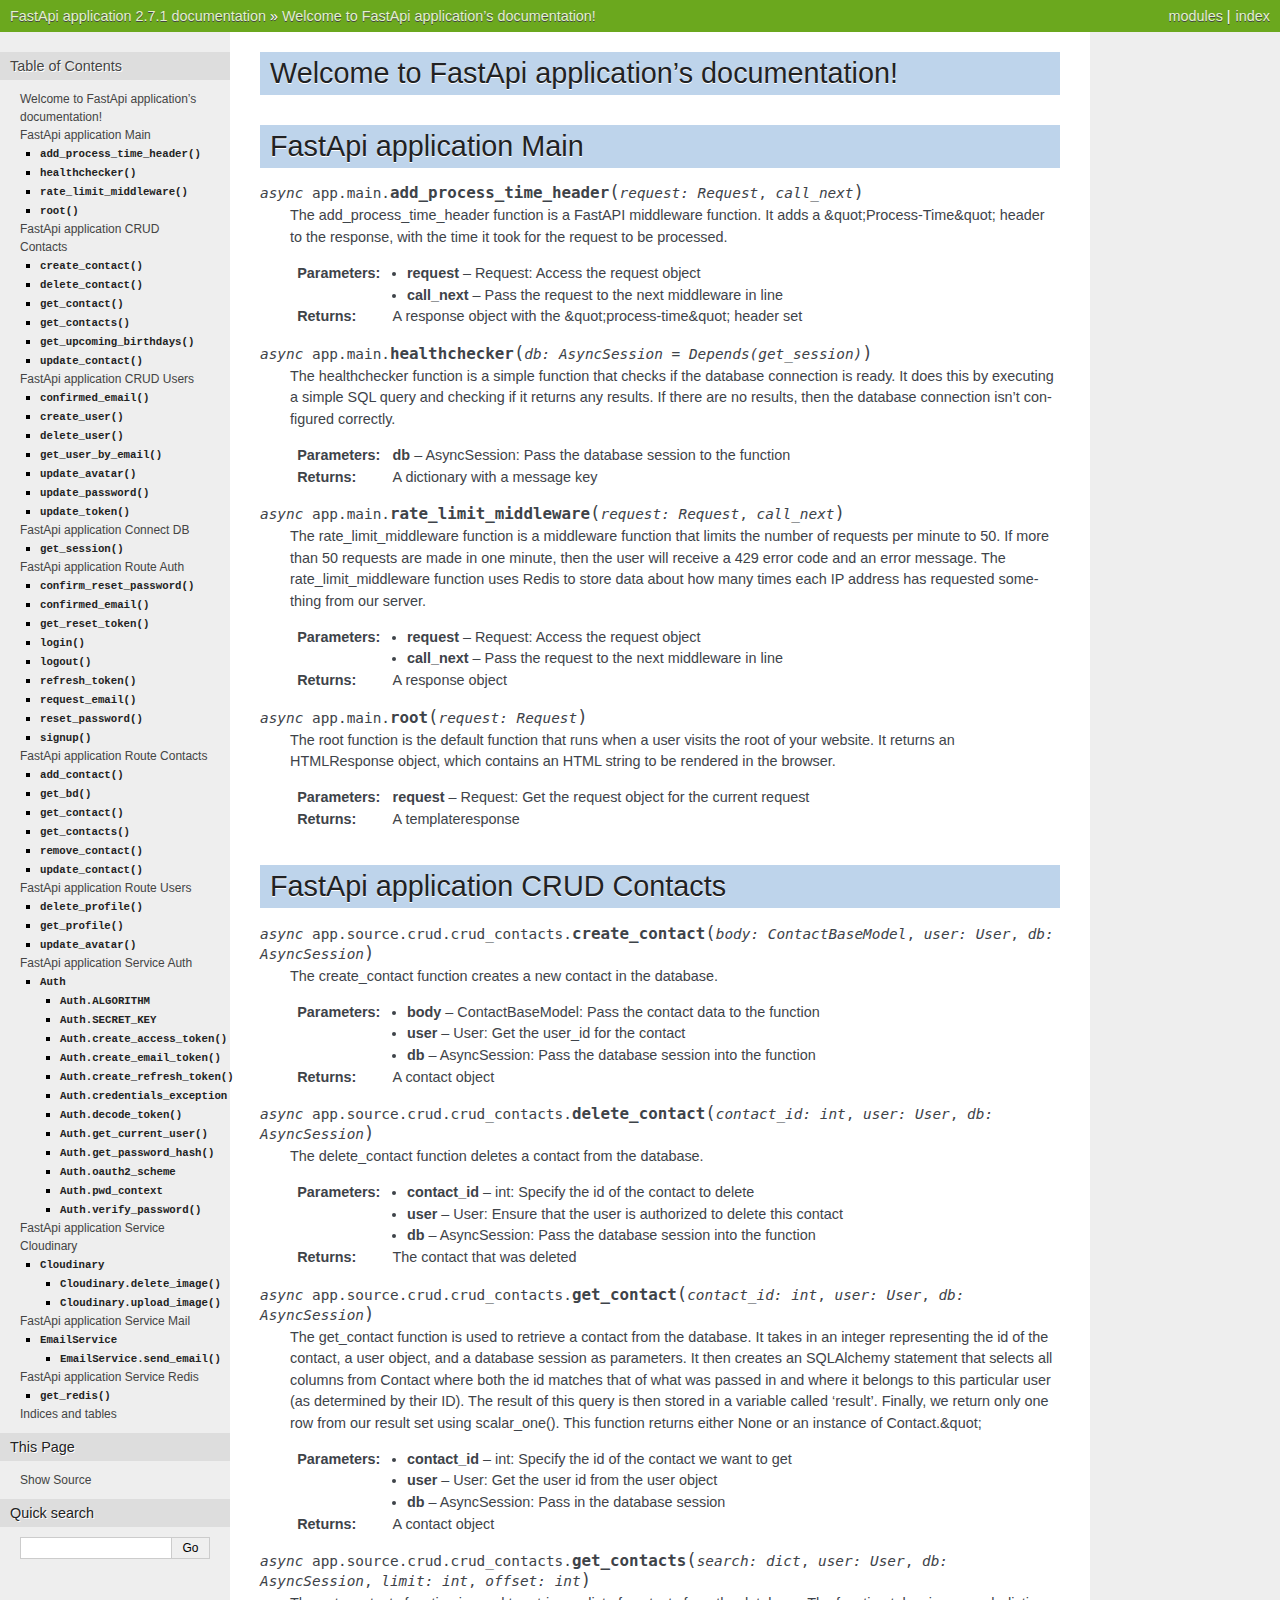
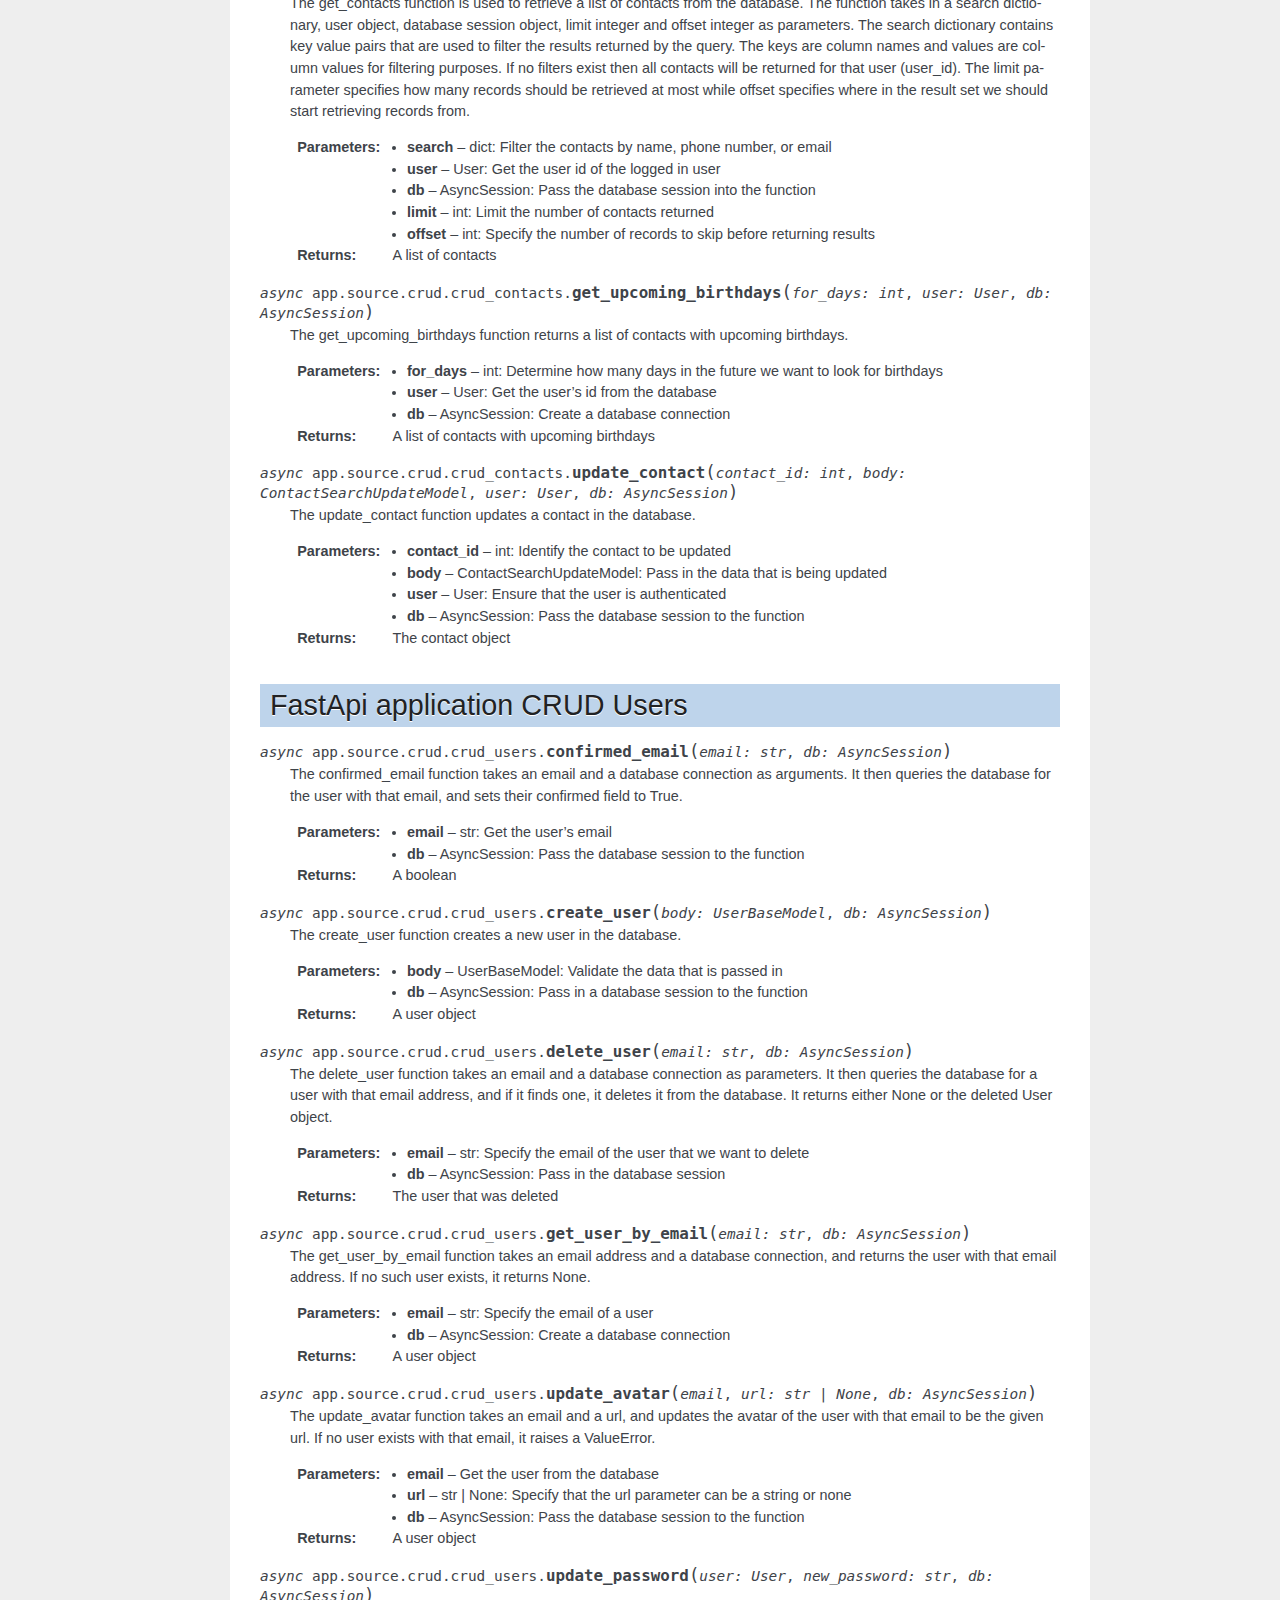
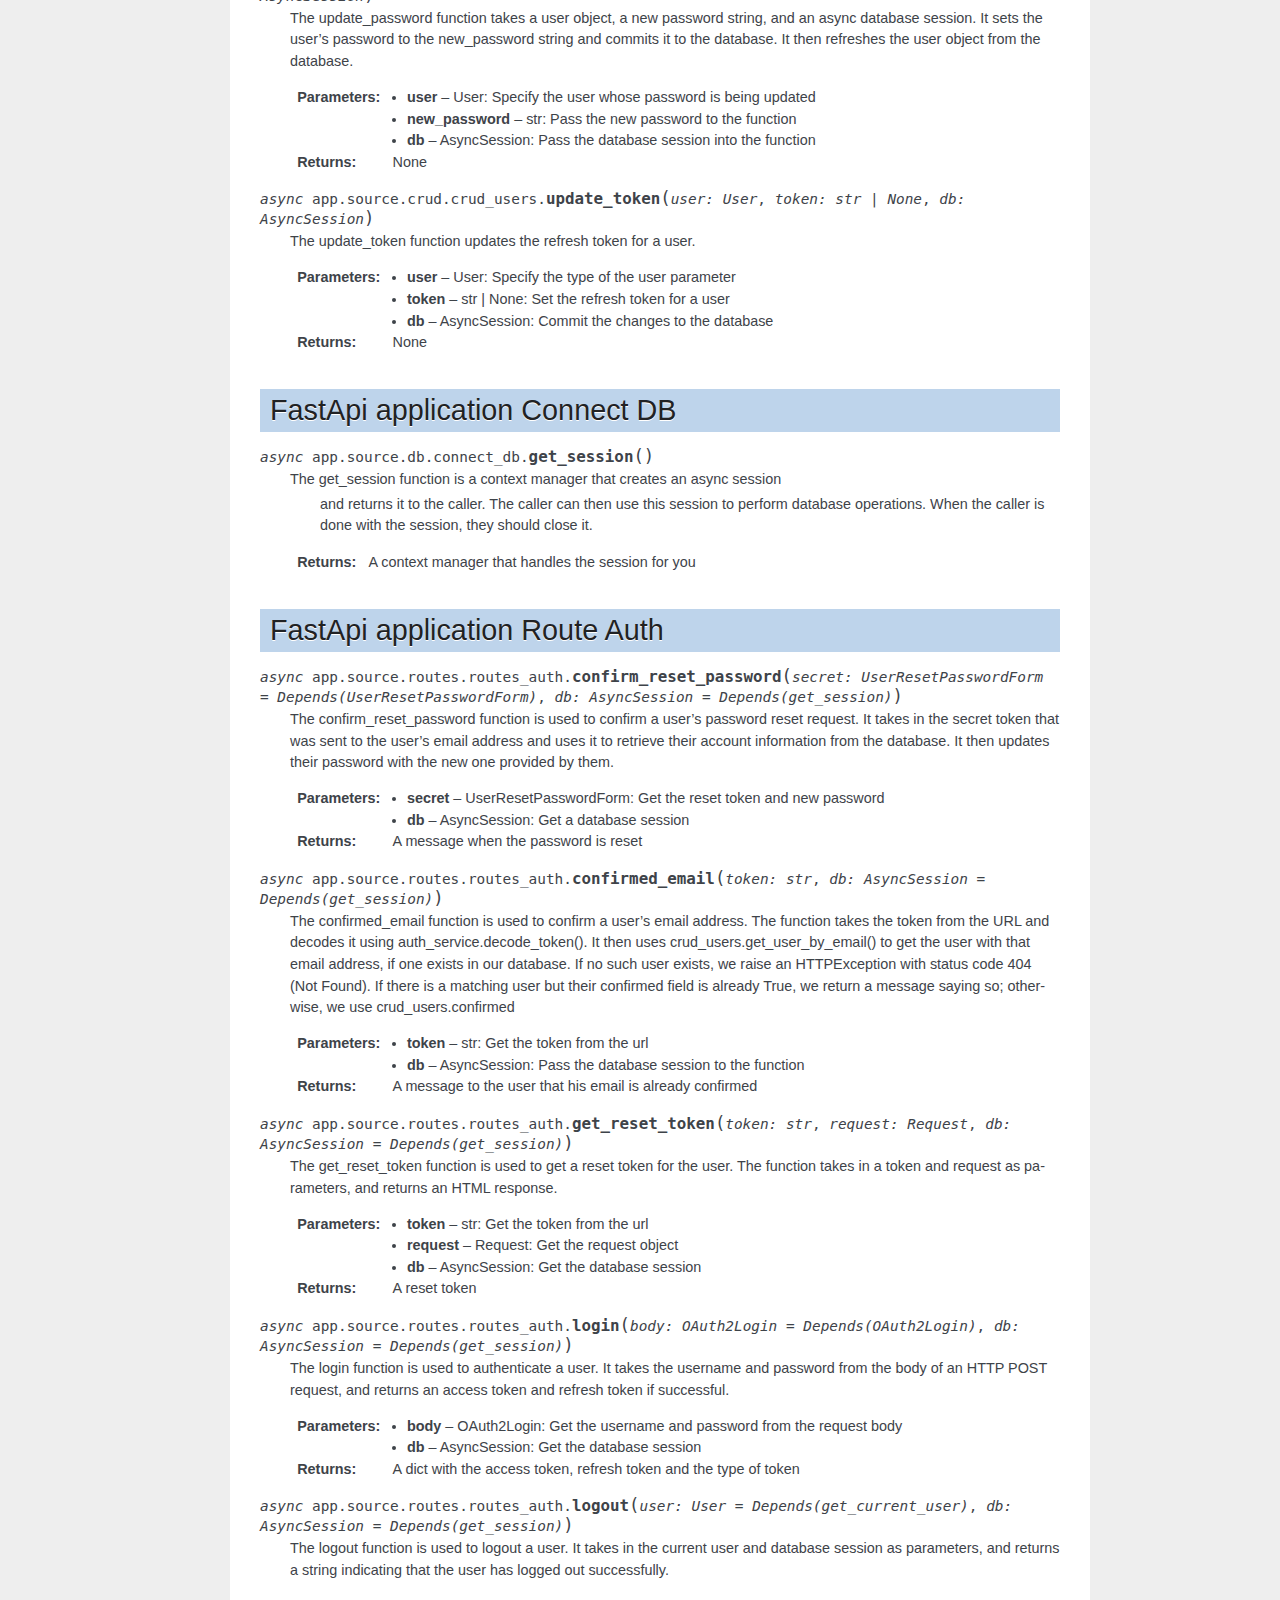
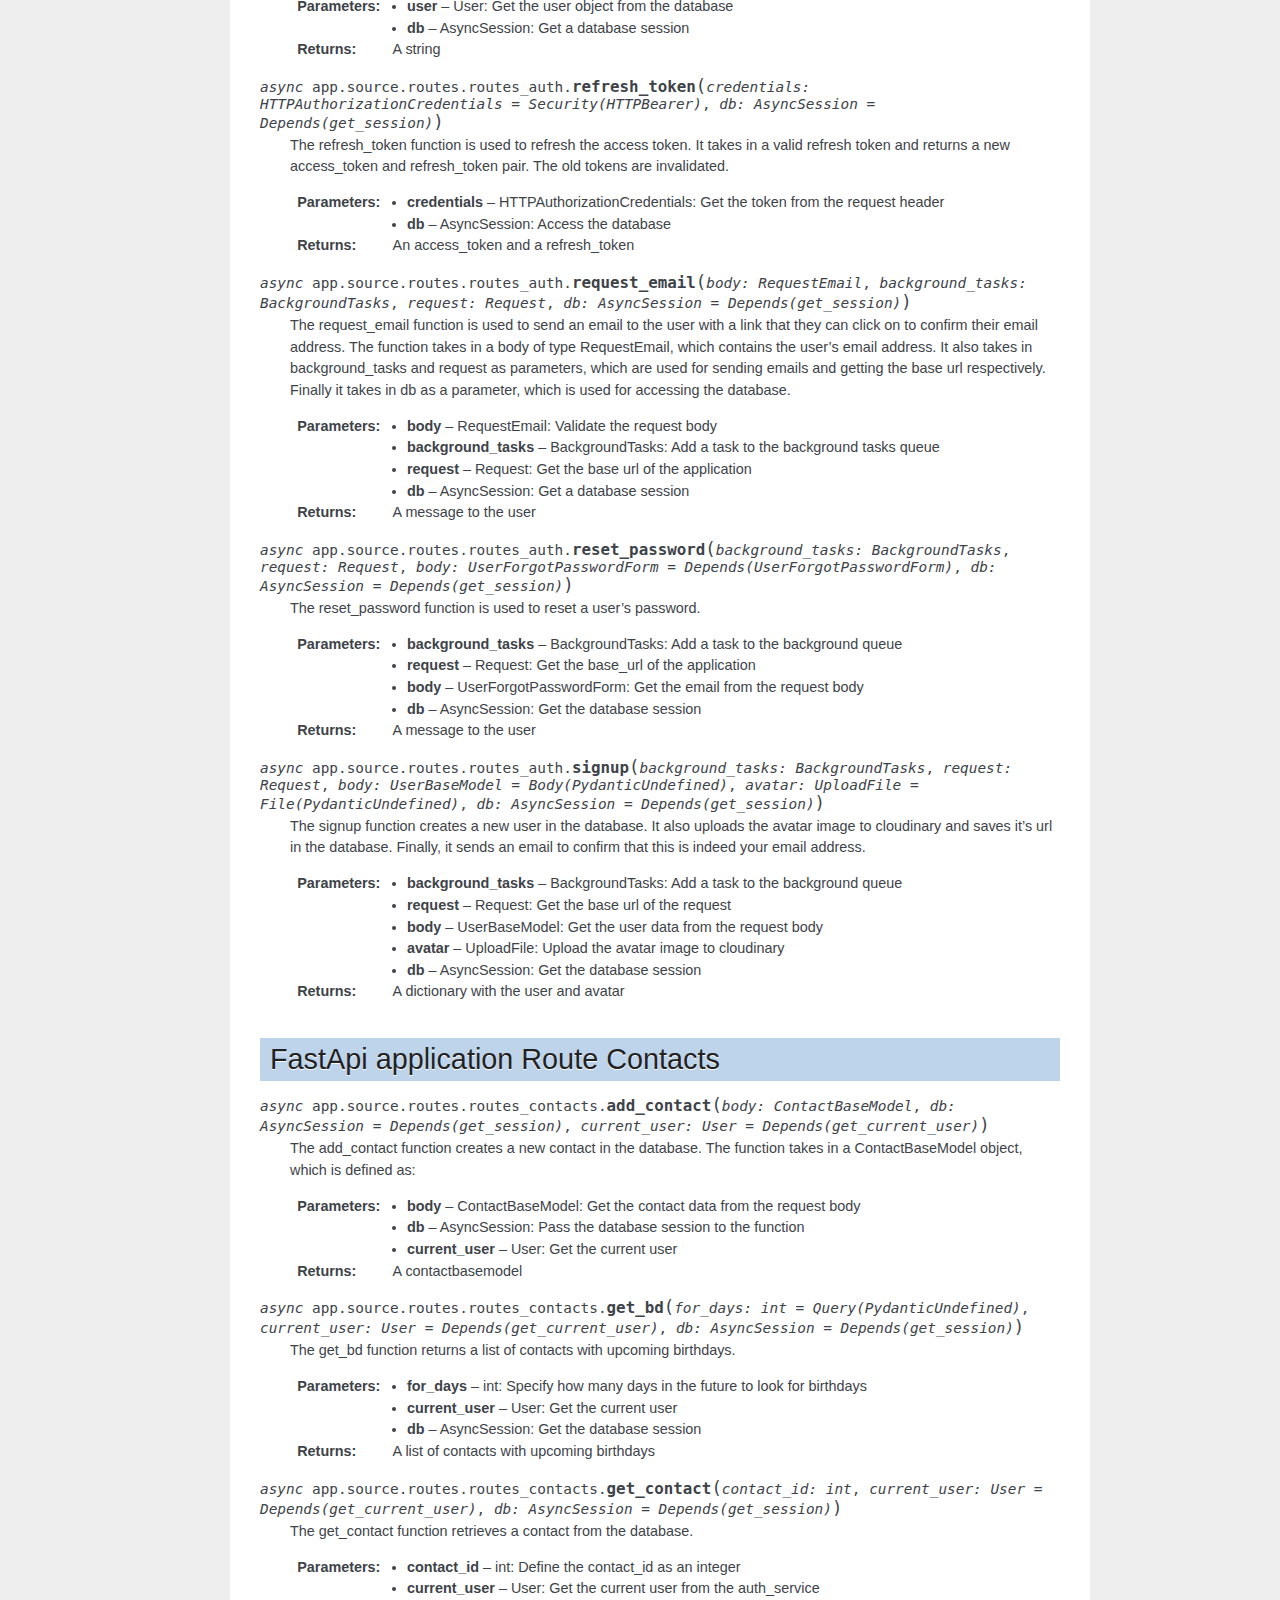
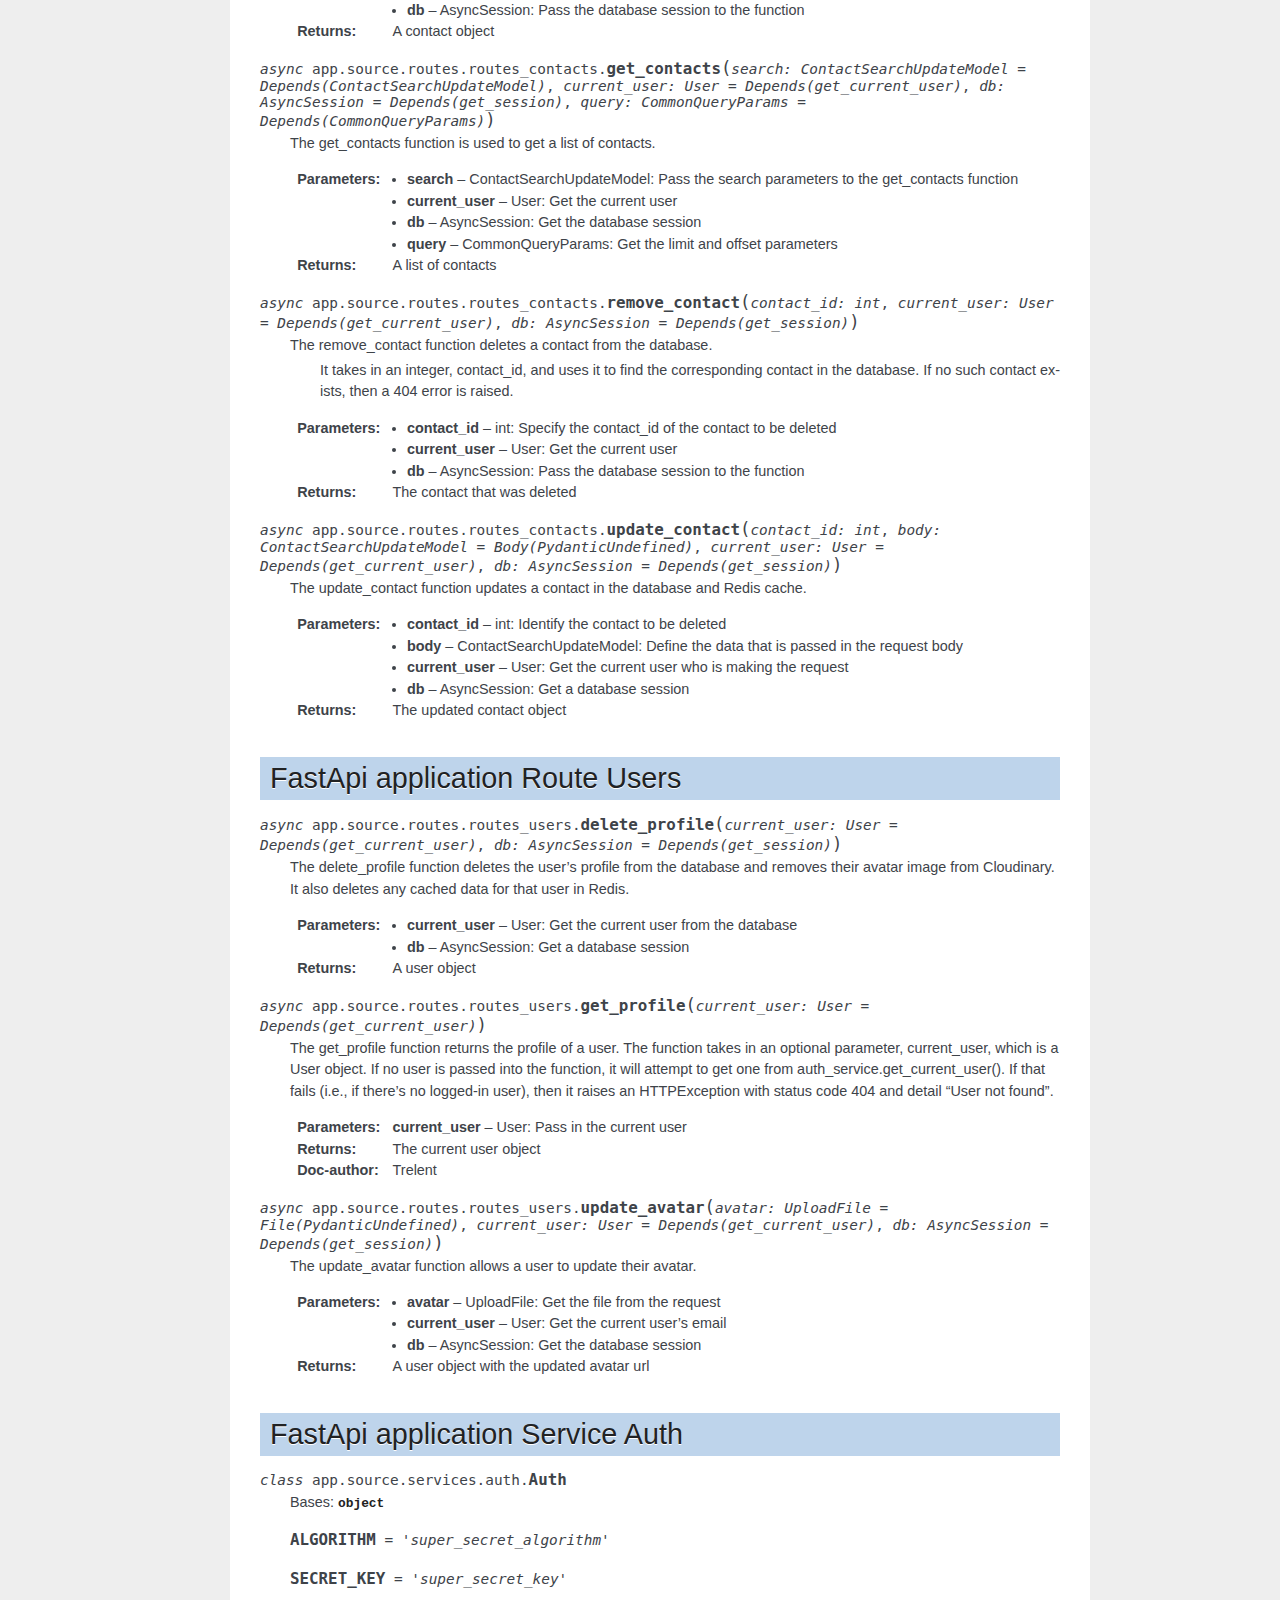
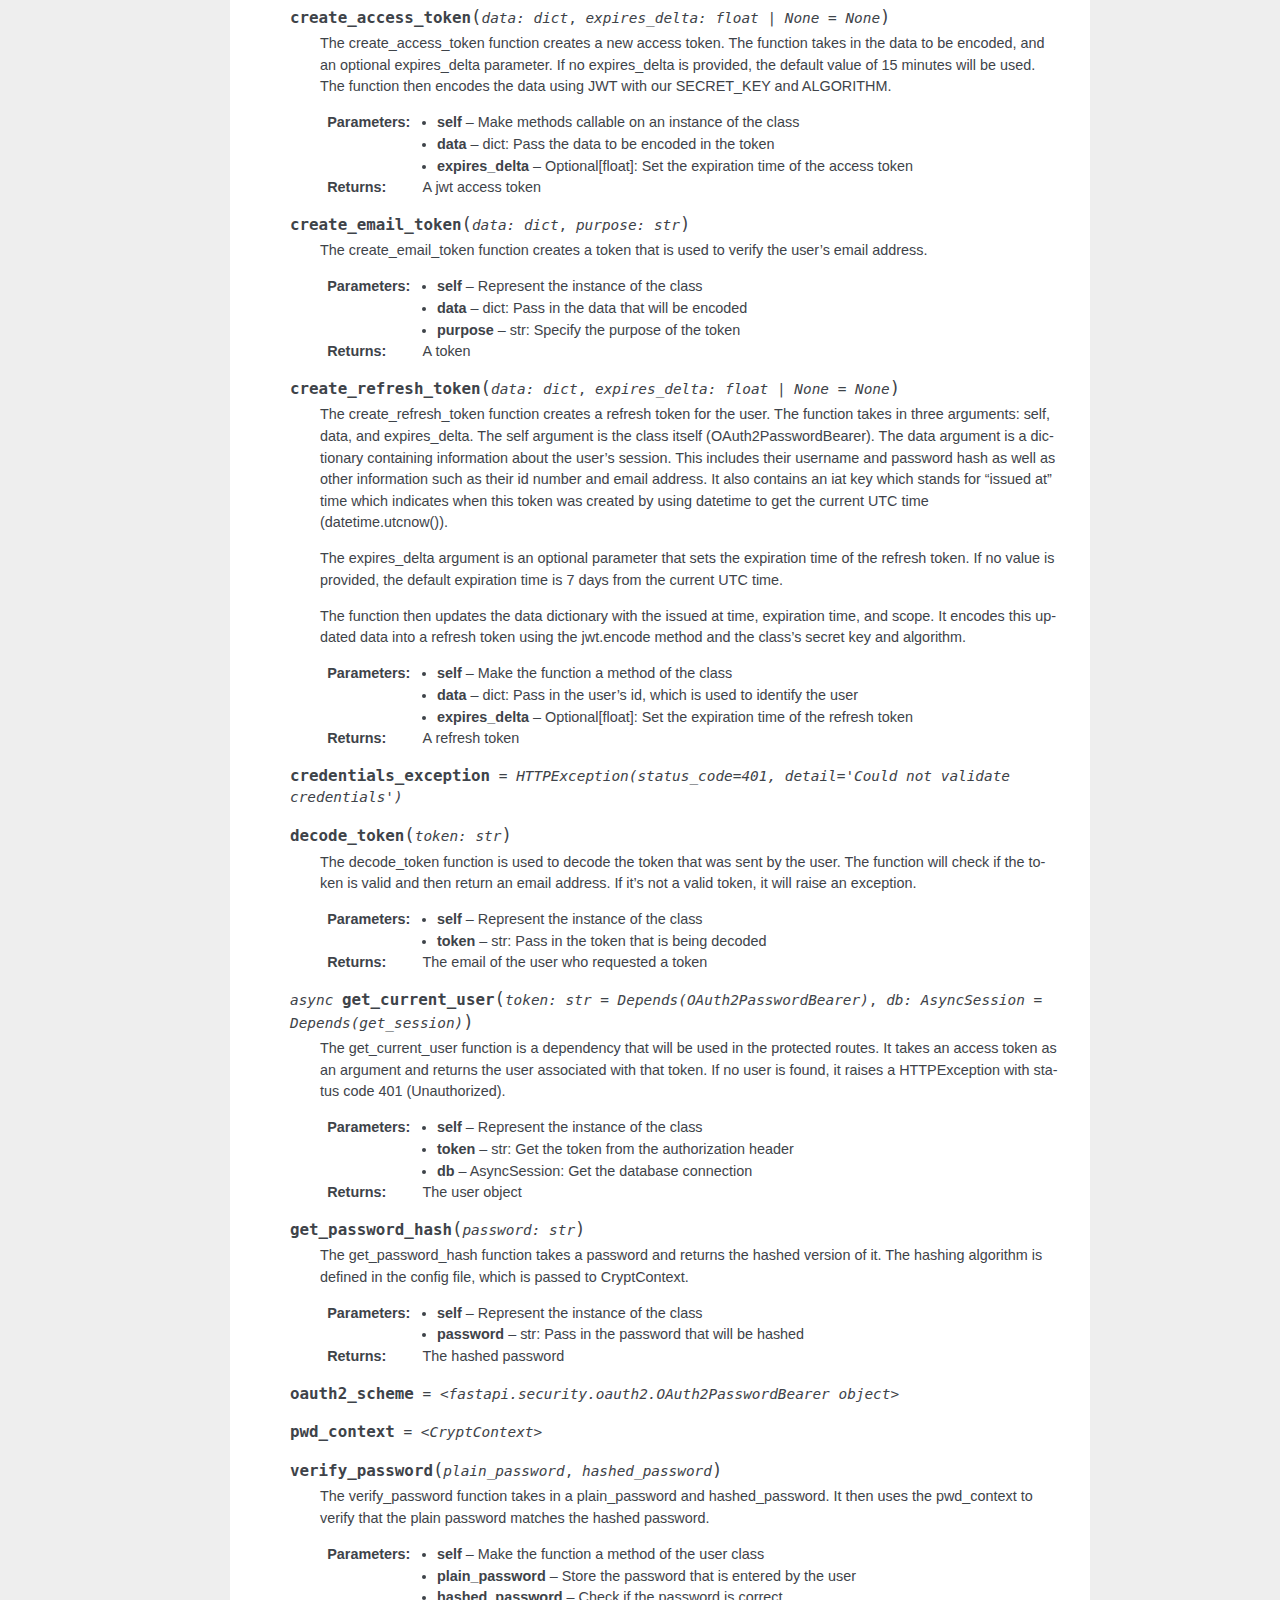
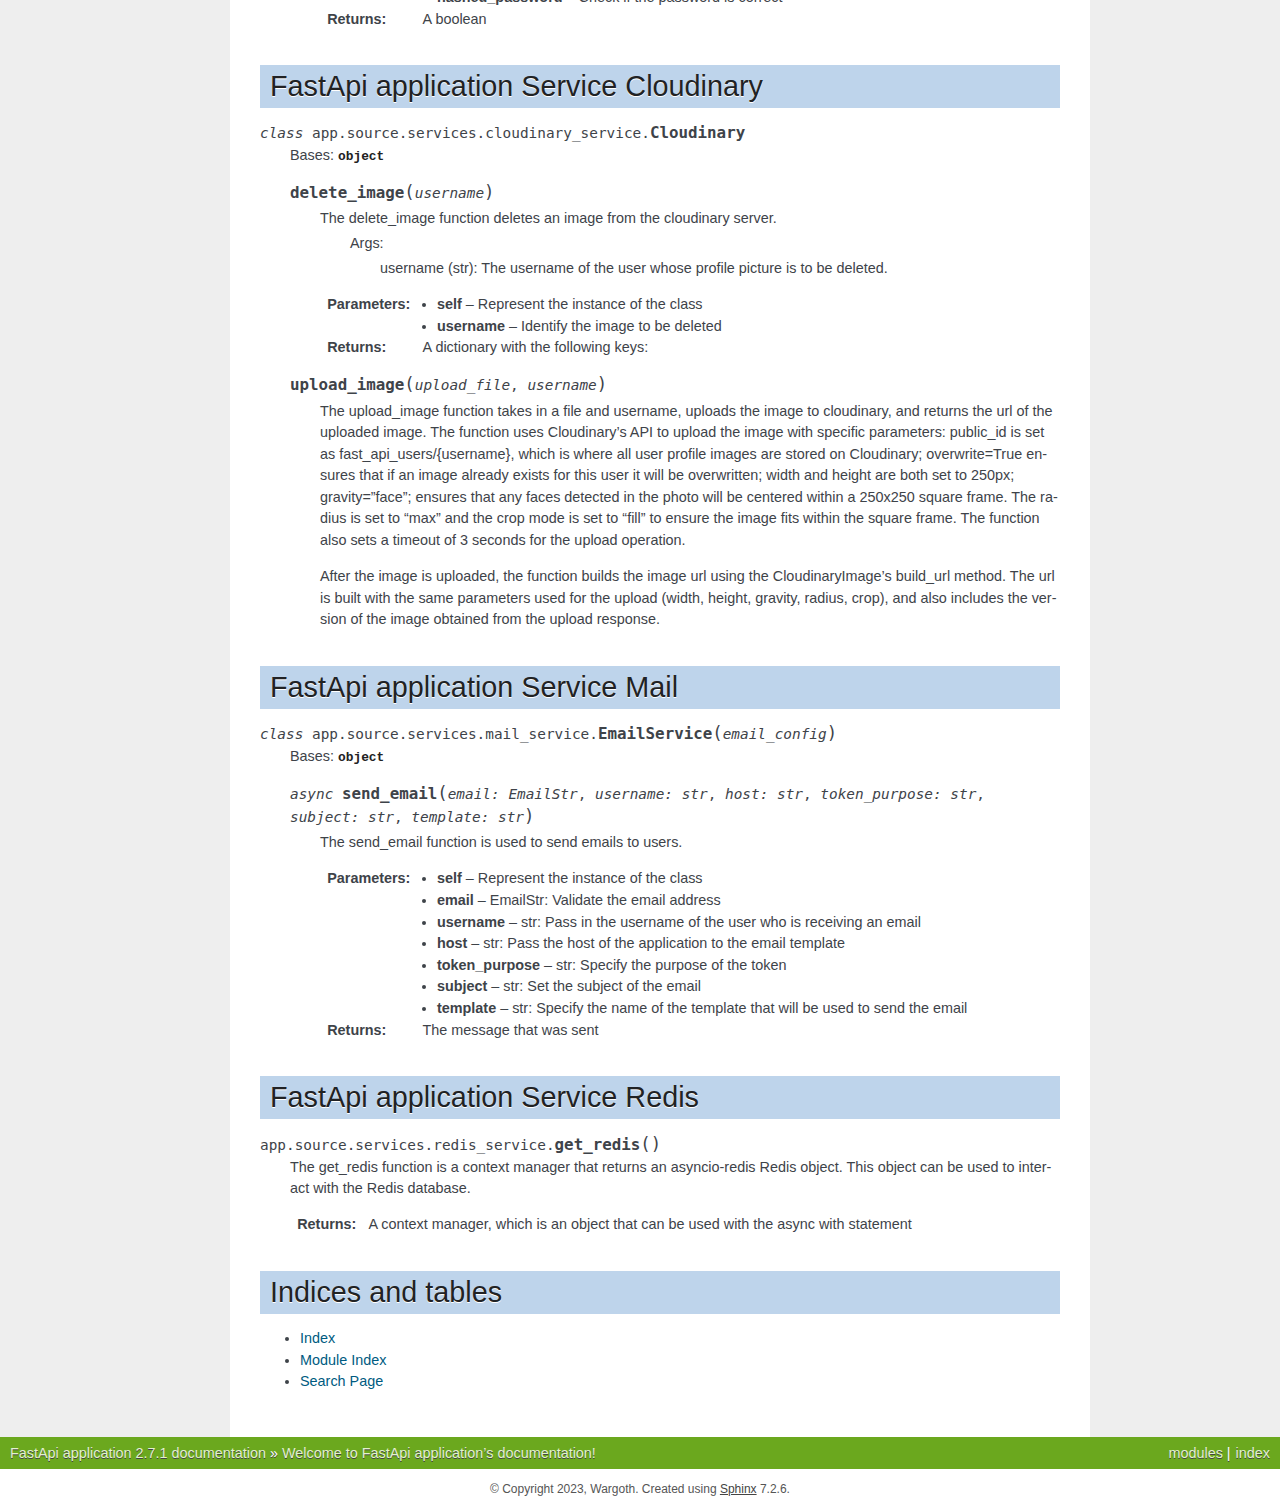
<file: fastapi_proj/docs/_build/html/index.html>
<!DOCTYPE html>

<html lang="en" data-content_root="./">
  <head>
    <meta charset="utf-8" />
    <meta name="viewport" content="width=device-width, initial-scale=1.0" /><meta name="viewport" content="width=device-width, initial-scale=1" />

    <title>Welcome to FastApi application’s documentation! &#8212; FastApi application 2.7.1 documentation</title>
    <link rel="stylesheet" type="text/css" href="_static/pygments.css?v=a746c00c" />
    <link rel="stylesheet" type="text/css" href="_static/nature.css?v=601dbdee" />
    <script src="_static/documentation_options.js?v=7b940564"></script>
    <script src="_static/doctools.js?v=888ff710"></script>
    <script src="_static/sphinx_highlight.js?v=dc90522c"></script>
    <link rel="index" title="Index" href="genindex.html" />
    <link rel="search" title="Search" href="search.html" /> 
  </head><body>
    <div class="related" role="navigation" aria-label="related navigation">
      <h3>Navigation</h3>
      <ul>
        <li class="right" style="margin-right: 10px">
          <a href="genindex.html" title="General Index"
             accesskey="I">index</a></li>
        <li class="right" >
          <a href="py-modindex.html" title="Python Module Index"
             >modules</a> |</li>
        <li class="nav-item nav-item-0"><a href="#">FastApi application 2.7.1 documentation</a> &#187;</li>
        <li class="nav-item nav-item-this"><a href="">Welcome to FastApi application’s documentation!</a></li> 
      </ul>
    </div>  

    <div class="document">
      <div class="documentwrapper">
        <div class="bodywrapper">
          <div class="body" role="main">
            
  <section id="welcome-to-fastapi-application-s-documentation">
<h1>Welcome to FastApi application’s documentation!<a class="headerlink" href="#welcome-to-fastapi-application-s-documentation" title="Link to this heading">¶</a></h1>
<div class="toctree-wrapper compound">
</div>
</section>
<section id="module-app.main">
<span id="fastapi-application-main"></span><h1>FastApi application Main<a class="headerlink" href="#module-app.main" title="Link to this heading">¶</a></h1>
<dl class="py function">
<dt class="sig sig-object py" id="app.main.add_process_time_header">
<em class="property"><span class="k"><span class="pre">async</span></span><span class="w"> </span></em><span class="sig-prename descclassname"><span class="pre">app.main.</span></span><span class="sig-name descname"><span class="pre">add_process_time_header</span></span><span class="sig-paren">(</span><em class="sig-param"><span class="n"><span class="pre">request</span></span><span class="p"><span class="pre">:</span></span><span class="w"> </span><span class="n"><span class="pre">Request</span></span></em>, <em class="sig-param"><span class="n"><span class="pre">call_next</span></span></em><span class="sig-paren">)</span><a class="headerlink" href="#app.main.add_process_time_header" title="Link to this definition">¶</a></dt>
<dd><p>The add_process_time_header function is a FastAPI middleware function.
It adds a &amp;quot;Process-Time&amp;quot;
header to the response, with the time it took for the request to be processed.</p>
<dl class="field-list simple">
<dt class="field-odd">Parameters<span class="colon">:</span></dt>
<dd class="field-odd"><ul class="simple">
<li><p><strong>request</strong> – Request: Access the request object</p></li>
<li><p><strong>call_next</strong> – Pass the request to the next middleware in line</p></li>
</ul>
</dd>
<dt class="field-even">Returns<span class="colon">:</span></dt>
<dd class="field-even"><p>A response object with the &amp;quot;process-time&amp;quot; header set</p>
</dd>
</dl>
</dd></dl>

<dl class="py function">
<dt class="sig sig-object py" id="app.main.healthchecker">
<em class="property"><span class="k"><span class="pre">async</span></span><span class="w"> </span></em><span class="sig-prename descclassname"><span class="pre">app.main.</span></span><span class="sig-name descname"><span class="pre">healthchecker</span></span><span class="sig-paren">(</span><em class="sig-param"><span class="n"><span class="pre">db</span></span><span class="p"><span class="pre">:</span></span><span class="w"> </span><span class="n"><span class="pre">AsyncSession</span></span><span class="w"> </span><span class="o"><span class="pre">=</span></span><span class="w"> </span><span class="default_value"><span class="pre">Depends(get_session)</span></span></em><span class="sig-paren">)</span><a class="headerlink" href="#app.main.healthchecker" title="Link to this definition">¶</a></dt>
<dd><p>The healthchecker function is a simple function that checks if the database connection is ready.
It does this by executing a simple SQL query and checking if it returns any results.
If there are no results, then the database connection isn’t configured correctly.</p>
<dl class="field-list simple">
<dt class="field-odd">Parameters<span class="colon">:</span></dt>
<dd class="field-odd"><p><strong>db</strong> – AsyncSession: Pass the database session to the function</p>
</dd>
<dt class="field-even">Returns<span class="colon">:</span></dt>
<dd class="field-even"><p>A dictionary with a message key</p>
</dd>
</dl>
</dd></dl>

<dl class="py function">
<dt class="sig sig-object py" id="app.main.rate_limit_middleware">
<em class="property"><span class="k"><span class="pre">async</span></span><span class="w"> </span></em><span class="sig-prename descclassname"><span class="pre">app.main.</span></span><span class="sig-name descname"><span class="pre">rate_limit_middleware</span></span><span class="sig-paren">(</span><em class="sig-param"><span class="n"><span class="pre">request</span></span><span class="p"><span class="pre">:</span></span><span class="w"> </span><span class="n"><span class="pre">Request</span></span></em>, <em class="sig-param"><span class="n"><span class="pre">call_next</span></span></em><span class="sig-paren">)</span><a class="headerlink" href="#app.main.rate_limit_middleware" title="Link to this definition">¶</a></dt>
<dd><p>The rate_limit_middleware function is a middleware function
that limits the number of requests per minute to 50.
If more than 50 requests are made in one minute,
then the user will receive a 429 error code and an error message.
The rate_limit_middleware function uses Redis to store data
about how many times each IP address has requested something from our server.</p>
<dl class="field-list simple">
<dt class="field-odd">Parameters<span class="colon">:</span></dt>
<dd class="field-odd"><ul class="simple">
<li><p><strong>request</strong> – Request: Access the request object</p></li>
<li><p><strong>call_next</strong> – Pass the request to the next middleware in line</p></li>
</ul>
</dd>
<dt class="field-even">Returns<span class="colon">:</span></dt>
<dd class="field-even"><p>A response object</p>
</dd>
</dl>
</dd></dl>

<dl class="py function">
<dt class="sig sig-object py" id="app.main.root">
<em class="property"><span class="k"><span class="pre">async</span></span><span class="w"> </span></em><span class="sig-prename descclassname"><span class="pre">app.main.</span></span><span class="sig-name descname"><span class="pre">root</span></span><span class="sig-paren">(</span><em class="sig-param"><span class="n"><span class="pre">request</span></span><span class="p"><span class="pre">:</span></span><span class="w"> </span><span class="n"><span class="pre">Request</span></span></em><span class="sig-paren">)</span><a class="headerlink" href="#app.main.root" title="Link to this definition">¶</a></dt>
<dd><p>The root function is the default function that runs when a user visits the root of your website.
It returns an HTMLResponse object, which contains an HTML string to be rendered in the browser.</p>
<dl class="field-list simple">
<dt class="field-odd">Parameters<span class="colon">:</span></dt>
<dd class="field-odd"><p><strong>request</strong> – Request: Get the request object for the current request</p>
</dd>
<dt class="field-even">Returns<span class="colon">:</span></dt>
<dd class="field-even"><p>A templateresponse</p>
</dd>
</dl>
</dd></dl>

</section>
<section id="module-app.source.crud.crud_contacts">
<span id="fastapi-application-crud-contacts"></span><h1>FastApi application CRUD Contacts<a class="headerlink" href="#module-app.source.crud.crud_contacts" title="Link to this heading">¶</a></h1>
<dl class="py function">
<dt class="sig sig-object py" id="app.source.crud.crud_contacts.create_contact">
<em class="property"><span class="k"><span class="pre">async</span></span><span class="w"> </span></em><span class="sig-prename descclassname"><span class="pre">app.source.crud.crud_contacts.</span></span><span class="sig-name descname"><span class="pre">create_contact</span></span><span class="sig-paren">(</span><em class="sig-param"><span class="n"><span class="pre">body</span></span><span class="p"><span class="pre">:</span></span><span class="w"> </span><span class="n"><span class="pre">ContactBaseModel</span></span></em>, <em class="sig-param"><span class="n"><span class="pre">user</span></span><span class="p"><span class="pre">:</span></span><span class="w"> </span><span class="n"><span class="pre">User</span></span></em>, <em class="sig-param"><span class="n"><span class="pre">db</span></span><span class="p"><span class="pre">:</span></span><span class="w"> </span><span class="n"><span class="pre">AsyncSession</span></span></em><span class="sig-paren">)</span><a class="headerlink" href="#app.source.crud.crud_contacts.create_contact" title="Link to this definition">¶</a></dt>
<dd><p>The create_contact function creates a new contact in the database.</p>
<dl class="field-list simple">
<dt class="field-odd">Parameters<span class="colon">:</span></dt>
<dd class="field-odd"><ul class="simple">
<li><p><strong>body</strong> – ContactBaseModel: Pass the contact data to the function</p></li>
<li><p><strong>user</strong> – User: Get the user_id for the contact</p></li>
<li><p><strong>db</strong> – AsyncSession: Pass the database session into the function</p></li>
</ul>
</dd>
<dt class="field-even">Returns<span class="colon">:</span></dt>
<dd class="field-even"><p>A contact object</p>
</dd>
</dl>
</dd></dl>

<dl class="py function">
<dt class="sig sig-object py" id="app.source.crud.crud_contacts.delete_contact">
<em class="property"><span class="k"><span class="pre">async</span></span><span class="w"> </span></em><span class="sig-prename descclassname"><span class="pre">app.source.crud.crud_contacts.</span></span><span class="sig-name descname"><span class="pre">delete_contact</span></span><span class="sig-paren">(</span><em class="sig-param"><span class="n"><span class="pre">contact_id</span></span><span class="p"><span class="pre">:</span></span><span class="w"> </span><span class="n"><span class="pre">int</span></span></em>, <em class="sig-param"><span class="n"><span class="pre">user</span></span><span class="p"><span class="pre">:</span></span><span class="w"> </span><span class="n"><span class="pre">User</span></span></em>, <em class="sig-param"><span class="n"><span class="pre">db</span></span><span class="p"><span class="pre">:</span></span><span class="w"> </span><span class="n"><span class="pre">AsyncSession</span></span></em><span class="sig-paren">)</span><a class="headerlink" href="#app.source.crud.crud_contacts.delete_contact" title="Link to this definition">¶</a></dt>
<dd><p>The delete_contact function deletes a contact from the database.</p>
<dl class="field-list simple">
<dt class="field-odd">Parameters<span class="colon">:</span></dt>
<dd class="field-odd"><ul class="simple">
<li><p><strong>contact_id</strong> – int: Specify the id of the contact to delete</p></li>
<li><p><strong>user</strong> – User: Ensure that the user is authorized to delete this contact</p></li>
<li><p><strong>db</strong> – AsyncSession: Pass the database session into the function</p></li>
</ul>
</dd>
<dt class="field-even">Returns<span class="colon">:</span></dt>
<dd class="field-even"><p>The contact that was deleted</p>
</dd>
</dl>
</dd></dl>

<dl class="py function">
<dt class="sig sig-object py" id="app.source.crud.crud_contacts.get_contact">
<em class="property"><span class="k"><span class="pre">async</span></span><span class="w"> </span></em><span class="sig-prename descclassname"><span class="pre">app.source.crud.crud_contacts.</span></span><span class="sig-name descname"><span class="pre">get_contact</span></span><span class="sig-paren">(</span><em class="sig-param"><span class="n"><span class="pre">contact_id</span></span><span class="p"><span class="pre">:</span></span><span class="w"> </span><span class="n"><span class="pre">int</span></span></em>, <em class="sig-param"><span class="n"><span class="pre">user</span></span><span class="p"><span class="pre">:</span></span><span class="w"> </span><span class="n"><span class="pre">User</span></span></em>, <em class="sig-param"><span class="n"><span class="pre">db</span></span><span class="p"><span class="pre">:</span></span><span class="w"> </span><span class="n"><span class="pre">AsyncSession</span></span></em><span class="sig-paren">)</span><a class="headerlink" href="#app.source.crud.crud_contacts.get_contact" title="Link to this definition">¶</a></dt>
<dd><p>The get_contact function is used to retrieve a contact from the database.
It takes in an integer representing the id of the contact, a user object, and
a database session as parameters. It then creates an SQLAlchemy statement that
selects all columns from Contact where both the id matches that of what was passed
in and where it belongs to this particular user (as determined by their ID).
The result of this query is then stored in a variable called ‘result’.
Finally, we return only one row from our result set using scalar_one().
This function returns either None or an instance of Contact.&amp;quot;</p>
<dl class="field-list simple">
<dt class="field-odd">Parameters<span class="colon">:</span></dt>
<dd class="field-odd"><ul class="simple">
<li><p><strong>contact_id</strong> – int: Specify the id of the contact we want to get</p></li>
<li><p><strong>user</strong> – User: Get the user id from the user object</p></li>
<li><p><strong>db</strong> – AsyncSession: Pass in the database session</p></li>
</ul>
</dd>
<dt class="field-even">Returns<span class="colon">:</span></dt>
<dd class="field-even"><p>A contact object</p>
</dd>
</dl>
</dd></dl>

<dl class="py function">
<dt class="sig sig-object py" id="app.source.crud.crud_contacts.get_contacts">
<em class="property"><span class="k"><span class="pre">async</span></span><span class="w"> </span></em><span class="sig-prename descclassname"><span class="pre">app.source.crud.crud_contacts.</span></span><span class="sig-name descname"><span class="pre">get_contacts</span></span><span class="sig-paren">(</span><em class="sig-param"><span class="n"><span class="pre">search</span></span><span class="p"><span class="pre">:</span></span><span class="w"> </span><span class="n"><span class="pre">dict</span></span></em>, <em class="sig-param"><span class="n"><span class="pre">user</span></span><span class="p"><span class="pre">:</span></span><span class="w"> </span><span class="n"><span class="pre">User</span></span></em>, <em class="sig-param"><span class="n"><span class="pre">db</span></span><span class="p"><span class="pre">:</span></span><span class="w"> </span><span class="n"><span class="pre">AsyncSession</span></span></em>, <em class="sig-param"><span class="n"><span class="pre">limit</span></span><span class="p"><span class="pre">:</span></span><span class="w"> </span><span class="n"><span class="pre">int</span></span></em>, <em class="sig-param"><span class="n"><span class="pre">offset</span></span><span class="p"><span class="pre">:</span></span><span class="w"> </span><span class="n"><span class="pre">int</span></span></em><span class="sig-paren">)</span><a class="headerlink" href="#app.source.crud.crud_contacts.get_contacts" title="Link to this definition">¶</a></dt>
<dd><p>The get_contacts function is used to retrieve a list of contacts from the database.
The function takes in a search dictionary, user object, database session object,
limit integer and offset integer as parameters.
The search dictionary contains key value pairs
that are used to filter the results returned by the query.
The keys are column names and values are column values for filtering purposes.
If no filters exist then all contacts will be returned for that user (user_id).
The limit parameter specifies how many records should be retrieved
at most while offset specifies where in the result set we should start retrieving records from.</p>
<dl class="field-list simple">
<dt class="field-odd">Parameters<span class="colon">:</span></dt>
<dd class="field-odd"><ul class="simple">
<li><p><strong>search</strong> – dict: Filter the contacts by name, phone number, or email</p></li>
<li><p><strong>user</strong> – User: Get the user id of the logged in user</p></li>
<li><p><strong>db</strong> – AsyncSession: Pass the database session into the function</p></li>
<li><p><strong>limit</strong> – int: Limit the number of contacts returned</p></li>
<li><p><strong>offset</strong> – int: Specify the number of records to skip before returning results</p></li>
</ul>
</dd>
<dt class="field-even">Returns<span class="colon">:</span></dt>
<dd class="field-even"><p>A list of contacts</p>
</dd>
</dl>
</dd></dl>

<dl class="py function">
<dt class="sig sig-object py" id="app.source.crud.crud_contacts.get_upcoming_birthdays">
<em class="property"><span class="k"><span class="pre">async</span></span><span class="w"> </span></em><span class="sig-prename descclassname"><span class="pre">app.source.crud.crud_contacts.</span></span><span class="sig-name descname"><span class="pre">get_upcoming_birthdays</span></span><span class="sig-paren">(</span><em class="sig-param"><span class="n"><span class="pre">for_days</span></span><span class="p"><span class="pre">:</span></span><span class="w"> </span><span class="n"><span class="pre">int</span></span></em>, <em class="sig-param"><span class="n"><span class="pre">user</span></span><span class="p"><span class="pre">:</span></span><span class="w"> </span><span class="n"><span class="pre">User</span></span></em>, <em class="sig-param"><span class="n"><span class="pre">db</span></span><span class="p"><span class="pre">:</span></span><span class="w"> </span><span class="n"><span class="pre">AsyncSession</span></span></em><span class="sig-paren">)</span><a class="headerlink" href="#app.source.crud.crud_contacts.get_upcoming_birthdays" title="Link to this definition">¶</a></dt>
<dd><p>The get_upcoming_birthdays function returns a list of contacts with upcoming birthdays.</p>
<dl class="field-list simple">
<dt class="field-odd">Parameters<span class="colon">:</span></dt>
<dd class="field-odd"><ul class="simple">
<li><p><strong>for_days</strong> – int: Determine how many days in the future we want to look for birthdays</p></li>
<li><p><strong>user</strong> – User: Get the user’s id from the database</p></li>
<li><p><strong>db</strong> – AsyncSession: Create a database connection</p></li>
</ul>
</dd>
<dt class="field-even">Returns<span class="colon">:</span></dt>
<dd class="field-even"><p>A list of contacts with upcoming birthdays</p>
</dd>
</dl>
</dd></dl>

<dl class="py function">
<dt class="sig sig-object py" id="app.source.crud.crud_contacts.update_contact">
<em class="property"><span class="k"><span class="pre">async</span></span><span class="w"> </span></em><span class="sig-prename descclassname"><span class="pre">app.source.crud.crud_contacts.</span></span><span class="sig-name descname"><span class="pre">update_contact</span></span><span class="sig-paren">(</span><em class="sig-param"><span class="n"><span class="pre">contact_id</span></span><span class="p"><span class="pre">:</span></span><span class="w"> </span><span class="n"><span class="pre">int</span></span></em>, <em class="sig-param"><span class="n"><span class="pre">body</span></span><span class="p"><span class="pre">:</span></span><span class="w"> </span><span class="n"><span class="pre">ContactSearchUpdateModel</span></span></em>, <em class="sig-param"><span class="n"><span class="pre">user</span></span><span class="p"><span class="pre">:</span></span><span class="w"> </span><span class="n"><span class="pre">User</span></span></em>, <em class="sig-param"><span class="n"><span class="pre">db</span></span><span class="p"><span class="pre">:</span></span><span class="w"> </span><span class="n"><span class="pre">AsyncSession</span></span></em><span class="sig-paren">)</span><a class="headerlink" href="#app.source.crud.crud_contacts.update_contact" title="Link to this definition">¶</a></dt>
<dd><p>The update_contact function updates a contact in the database.</p>
<dl class="field-list simple">
<dt class="field-odd">Parameters<span class="colon">:</span></dt>
<dd class="field-odd"><ul class="simple">
<li><p><strong>contact_id</strong> – int: Identify the contact to be updated</p></li>
<li><p><strong>body</strong> – ContactSearchUpdateModel: Pass in the data that is being updated</p></li>
<li><p><strong>user</strong> – User: Ensure that the user is authenticated</p></li>
<li><p><strong>db</strong> – AsyncSession: Pass the database session to the function</p></li>
</ul>
</dd>
<dt class="field-even">Returns<span class="colon">:</span></dt>
<dd class="field-even"><p>The contact object</p>
</dd>
</dl>
</dd></dl>

</section>
<section id="module-app.source.crud.crud_users">
<span id="fastapi-application-crud-users"></span><h1>FastApi application CRUD Users<a class="headerlink" href="#module-app.source.crud.crud_users" title="Link to this heading">¶</a></h1>
<dl class="py function">
<dt class="sig sig-object py" id="app.source.crud.crud_users.confirmed_email">
<em class="property"><span class="k"><span class="pre">async</span></span><span class="w"> </span></em><span class="sig-prename descclassname"><span class="pre">app.source.crud.crud_users.</span></span><span class="sig-name descname"><span class="pre">confirmed_email</span></span><span class="sig-paren">(</span><em class="sig-param"><span class="n"><span class="pre">email</span></span><span class="p"><span class="pre">:</span></span><span class="w"> </span><span class="n"><span class="pre">str</span></span></em>, <em class="sig-param"><span class="n"><span class="pre">db</span></span><span class="p"><span class="pre">:</span></span><span class="w"> </span><span class="n"><span class="pre">AsyncSession</span></span></em><span class="sig-paren">)</span><a class="headerlink" href="#app.source.crud.crud_users.confirmed_email" title="Link to this definition">¶</a></dt>
<dd><p>The confirmed_email function takes an email and a database connection as arguments.
It then queries the database for the user with that email, and sets their confirmed field to True.</p>
<dl class="field-list simple">
<dt class="field-odd">Parameters<span class="colon">:</span></dt>
<dd class="field-odd"><ul class="simple">
<li><p><strong>email</strong> – str: Get the user’s email</p></li>
<li><p><strong>db</strong> – AsyncSession: Pass the database session to the function</p></li>
</ul>
</dd>
<dt class="field-even">Returns<span class="colon">:</span></dt>
<dd class="field-even"><p>A boolean</p>
</dd>
</dl>
</dd></dl>

<dl class="py function">
<dt class="sig sig-object py" id="app.source.crud.crud_users.create_user">
<em class="property"><span class="k"><span class="pre">async</span></span><span class="w"> </span></em><span class="sig-prename descclassname"><span class="pre">app.source.crud.crud_users.</span></span><span class="sig-name descname"><span class="pre">create_user</span></span><span class="sig-paren">(</span><em class="sig-param"><span class="n"><span class="pre">body</span></span><span class="p"><span class="pre">:</span></span><span class="w"> </span><span class="n"><span class="pre">UserBaseModel</span></span></em>, <em class="sig-param"><span class="n"><span class="pre">db</span></span><span class="p"><span class="pre">:</span></span><span class="w"> </span><span class="n"><span class="pre">AsyncSession</span></span></em><span class="sig-paren">)</span><a class="headerlink" href="#app.source.crud.crud_users.create_user" title="Link to this definition">¶</a></dt>
<dd><p>The create_user function creates a new user in the database.</p>
<dl class="field-list simple">
<dt class="field-odd">Parameters<span class="colon">:</span></dt>
<dd class="field-odd"><ul class="simple">
<li><p><strong>body</strong> – UserBaseModel: Validate the data that is passed in</p></li>
<li><p><strong>db</strong> – AsyncSession: Pass in a database session to the function</p></li>
</ul>
</dd>
<dt class="field-even">Returns<span class="colon">:</span></dt>
<dd class="field-even"><p>A user object</p>
</dd>
</dl>
</dd></dl>

<dl class="py function">
<dt class="sig sig-object py" id="app.source.crud.crud_users.delete_user">
<em class="property"><span class="k"><span class="pre">async</span></span><span class="w"> </span></em><span class="sig-prename descclassname"><span class="pre">app.source.crud.crud_users.</span></span><span class="sig-name descname"><span class="pre">delete_user</span></span><span class="sig-paren">(</span><em class="sig-param"><span class="n"><span class="pre">email</span></span><span class="p"><span class="pre">:</span></span><span class="w"> </span><span class="n"><span class="pre">str</span></span></em>, <em class="sig-param"><span class="n"><span class="pre">db</span></span><span class="p"><span class="pre">:</span></span><span class="w"> </span><span class="n"><span class="pre">AsyncSession</span></span></em><span class="sig-paren">)</span><a class="headerlink" href="#app.source.crud.crud_users.delete_user" title="Link to this definition">¶</a></dt>
<dd><p>The delete_user function takes an email and a database connection as parameters.
It then queries the database for a user with that email address, and if it finds one,
it deletes it from the database. It returns either None or the deleted User object.</p>
<dl class="field-list simple">
<dt class="field-odd">Parameters<span class="colon">:</span></dt>
<dd class="field-odd"><ul class="simple">
<li><p><strong>email</strong> – str: Specify the email of the user that we want to delete</p></li>
<li><p><strong>db</strong> – AsyncSession: Pass in the database session</p></li>
</ul>
</dd>
<dt class="field-even">Returns<span class="colon">:</span></dt>
<dd class="field-even"><p>The user that was deleted</p>
</dd>
</dl>
</dd></dl>

<dl class="py function">
<dt class="sig sig-object py" id="app.source.crud.crud_users.get_user_by_email">
<em class="property"><span class="k"><span class="pre">async</span></span><span class="w"> </span></em><span class="sig-prename descclassname"><span class="pre">app.source.crud.crud_users.</span></span><span class="sig-name descname"><span class="pre">get_user_by_email</span></span><span class="sig-paren">(</span><em class="sig-param"><span class="n"><span class="pre">email</span></span><span class="p"><span class="pre">:</span></span><span class="w"> </span><span class="n"><span class="pre">str</span></span></em>, <em class="sig-param"><span class="n"><span class="pre">db</span></span><span class="p"><span class="pre">:</span></span><span class="w"> </span><span class="n"><span class="pre">AsyncSession</span></span></em><span class="sig-paren">)</span><a class="headerlink" href="#app.source.crud.crud_users.get_user_by_email" title="Link to this definition">¶</a></dt>
<dd><p>The get_user_by_email function takes an email address and a database connection,
and returns the user with that email address. If no such user exists, it returns None.</p>
<dl class="field-list simple">
<dt class="field-odd">Parameters<span class="colon">:</span></dt>
<dd class="field-odd"><ul class="simple">
<li><p><strong>email</strong> – str: Specify the email of a user</p></li>
<li><p><strong>db</strong> – AsyncSession: Create a database connection</p></li>
</ul>
</dd>
<dt class="field-even">Returns<span class="colon">:</span></dt>
<dd class="field-even"><p>A user object</p>
</dd>
</dl>
</dd></dl>

<dl class="py function">
<dt class="sig sig-object py" id="app.source.crud.crud_users.update_avatar">
<em class="property"><span class="k"><span class="pre">async</span></span><span class="w"> </span></em><span class="sig-prename descclassname"><span class="pre">app.source.crud.crud_users.</span></span><span class="sig-name descname"><span class="pre">update_avatar</span></span><span class="sig-paren">(</span><em class="sig-param"><span class="n"><span class="pre">email</span></span></em>, <em class="sig-param"><span class="n"><span class="pre">url</span></span><span class="p"><span class="pre">:</span></span><span class="w"> </span><span class="n"><span class="pre">str</span><span class="w"> </span><span class="p"><span class="pre">|</span></span><span class="w"> </span><span class="pre">None</span></span></em>, <em class="sig-param"><span class="n"><span class="pre">db</span></span><span class="p"><span class="pre">:</span></span><span class="w"> </span><span class="n"><span class="pre">AsyncSession</span></span></em><span class="sig-paren">)</span><a class="headerlink" href="#app.source.crud.crud_users.update_avatar" title="Link to this definition">¶</a></dt>
<dd><p>The update_avatar function takes an email and a url, and updates the avatar of the user with that email to be
the given url. If no user exists with that email, it raises a ValueError.</p>
<dl class="field-list simple">
<dt class="field-odd">Parameters<span class="colon">:</span></dt>
<dd class="field-odd"><ul class="simple">
<li><p><strong>email</strong> – Get the user from the database</p></li>
<li><p><strong>url</strong> – str | None: Specify that the url parameter can be a string or none</p></li>
<li><p><strong>db</strong> – AsyncSession: Pass the database session to the function</p></li>
</ul>
</dd>
<dt class="field-even">Returns<span class="colon">:</span></dt>
<dd class="field-even"><p>A user object</p>
</dd>
</dl>
</dd></dl>

<dl class="py function">
<dt class="sig sig-object py" id="app.source.crud.crud_users.update_password">
<em class="property"><span class="k"><span class="pre">async</span></span><span class="w"> </span></em><span class="sig-prename descclassname"><span class="pre">app.source.crud.crud_users.</span></span><span class="sig-name descname"><span class="pre">update_password</span></span><span class="sig-paren">(</span><em class="sig-param"><span class="n"><span class="pre">user</span></span><span class="p"><span class="pre">:</span></span><span class="w"> </span><span class="n"><span class="pre">User</span></span></em>, <em class="sig-param"><span class="n"><span class="pre">new_password</span></span><span class="p"><span class="pre">:</span></span><span class="w"> </span><span class="n"><span class="pre">str</span></span></em>, <em class="sig-param"><span class="n"><span class="pre">db</span></span><span class="p"><span class="pre">:</span></span><span class="w"> </span><span class="n"><span class="pre">AsyncSession</span></span></em><span class="sig-paren">)</span><a class="headerlink" href="#app.source.crud.crud_users.update_password" title="Link to this definition">¶</a></dt>
<dd><p>The update_password function takes a user object, a new password string, and an async database session.
It sets the user’s password to the new_password string and commits it to the database. It then refreshes
the user object from the database.</p>
<dl class="field-list simple">
<dt class="field-odd">Parameters<span class="colon">:</span></dt>
<dd class="field-odd"><ul class="simple">
<li><p><strong>user</strong> – User: Specify the user whose password is being updated</p></li>
<li><p><strong>new_password</strong> – str: Pass the new password to the function</p></li>
<li><p><strong>db</strong> – AsyncSession: Pass the database session into the function</p></li>
</ul>
</dd>
<dt class="field-even">Returns<span class="colon">:</span></dt>
<dd class="field-even"><p>None</p>
</dd>
</dl>
</dd></dl>

<dl class="py function">
<dt class="sig sig-object py" id="app.source.crud.crud_users.update_token">
<em class="property"><span class="k"><span class="pre">async</span></span><span class="w"> </span></em><span class="sig-prename descclassname"><span class="pre">app.source.crud.crud_users.</span></span><span class="sig-name descname"><span class="pre">update_token</span></span><span class="sig-paren">(</span><em class="sig-param"><span class="n"><span class="pre">user</span></span><span class="p"><span class="pre">:</span></span><span class="w"> </span><span class="n"><span class="pre">User</span></span></em>, <em class="sig-param"><span class="n"><span class="pre">token</span></span><span class="p"><span class="pre">:</span></span><span class="w"> </span><span class="n"><span class="pre">str</span><span class="w"> </span><span class="p"><span class="pre">|</span></span><span class="w"> </span><span class="pre">None</span></span></em>, <em class="sig-param"><span class="n"><span class="pre">db</span></span><span class="p"><span class="pre">:</span></span><span class="w"> </span><span class="n"><span class="pre">AsyncSession</span></span></em><span class="sig-paren">)</span><a class="headerlink" href="#app.source.crud.crud_users.update_token" title="Link to this definition">¶</a></dt>
<dd><p>The update_token function updates the refresh token for a user.</p>
<dl class="field-list simple">
<dt class="field-odd">Parameters<span class="colon">:</span></dt>
<dd class="field-odd"><ul class="simple">
<li><p><strong>user</strong> – User: Specify the type of the user parameter</p></li>
<li><p><strong>token</strong> – str | None: Set the refresh token for a user</p></li>
<li><p><strong>db</strong> – AsyncSession: Commit the changes to the database</p></li>
</ul>
</dd>
<dt class="field-even">Returns<span class="colon">:</span></dt>
<dd class="field-even"><p>None</p>
</dd>
</dl>
</dd></dl>

</section>
<section id="module-app.source.db.connect_db">
<span id="fastapi-application-connect-db"></span><h1>FastApi application Connect DB<a class="headerlink" href="#module-app.source.db.connect_db" title="Link to this heading">¶</a></h1>
<dl class="py function">
<dt class="sig sig-object py" id="app.source.db.connect_db.get_session">
<em class="property"><span class="k"><span class="pre">async</span></span><span class="w"> </span></em><span class="sig-prename descclassname"><span class="pre">app.source.db.connect_db.</span></span><span class="sig-name descname"><span class="pre">get_session</span></span><span class="sig-paren">(</span><span class="sig-paren">)</span><a class="headerlink" href="#app.source.db.connect_db.get_session" title="Link to this definition">¶</a></dt>
<dd><dl class="simple">
<dt>The get_session function is a context manager that creates an async session</dt><dd><p>and returns it to the caller.  The caller can then use this session to perform
database operations.  When the caller is done with the session, they should close it.</p>
</dd>
</dl>
<dl class="field-list simple">
<dt class="field-odd">Returns<span class="colon">:</span></dt>
<dd class="field-odd"><p>A context manager that handles the session for you</p>
</dd>
</dl>
</dd></dl>

</section>
<section id="module-app.source.routes.routes_auth">
<span id="fastapi-application-route-auth"></span><h1>FastApi application Route Auth<a class="headerlink" href="#module-app.source.routes.routes_auth" title="Link to this heading">¶</a></h1>
<dl class="py function">
<dt class="sig sig-object py" id="app.source.routes.routes_auth.confirm_reset_password">
<em class="property"><span class="k"><span class="pre">async</span></span><span class="w"> </span></em><span class="sig-prename descclassname"><span class="pre">app.source.routes.routes_auth.</span></span><span class="sig-name descname"><span class="pre">confirm_reset_password</span></span><span class="sig-paren">(</span><em class="sig-param"><span class="n"><span class="pre">secret</span></span><span class="p"><span class="pre">:</span></span><span class="w"> </span><span class="n"><span class="pre">UserResetPasswordForm</span></span><span class="w"> </span><span class="o"><span class="pre">=</span></span><span class="w"> </span><span class="default_value"><span class="pre">Depends(UserResetPasswordForm)</span></span></em>, <em class="sig-param"><span class="n"><span class="pre">db</span></span><span class="p"><span class="pre">:</span></span><span class="w"> </span><span class="n"><span class="pre">AsyncSession</span></span><span class="w"> </span><span class="o"><span class="pre">=</span></span><span class="w"> </span><span class="default_value"><span class="pre">Depends(get_session)</span></span></em><span class="sig-paren">)</span><a class="headerlink" href="#app.source.routes.routes_auth.confirm_reset_password" title="Link to this definition">¶</a></dt>
<dd><p>The confirm_reset_password function is used to confirm a user’s password reset request.
It takes in the secret token that was sent to the user’s email address and uses it to
retrieve their account information from the database. It then updates their password with
the new one provided by them.</p>
<dl class="field-list simple">
<dt class="field-odd">Parameters<span class="colon">:</span></dt>
<dd class="field-odd"><ul class="simple">
<li><p><strong>secret</strong> – UserResetPasswordForm: Get the reset token and new password</p></li>
<li><p><strong>db</strong> – AsyncSession: Get a database session</p></li>
</ul>
</dd>
<dt class="field-even">Returns<span class="colon">:</span></dt>
<dd class="field-even"><p>A message when the password is reset</p>
</dd>
</dl>
</dd></dl>

<dl class="py function">
<dt class="sig sig-object py" id="app.source.routes.routes_auth.confirmed_email">
<em class="property"><span class="k"><span class="pre">async</span></span><span class="w"> </span></em><span class="sig-prename descclassname"><span class="pre">app.source.routes.routes_auth.</span></span><span class="sig-name descname"><span class="pre">confirmed_email</span></span><span class="sig-paren">(</span><em class="sig-param"><span class="n"><span class="pre">token</span></span><span class="p"><span class="pre">:</span></span><span class="w"> </span><span class="n"><span class="pre">str</span></span></em>, <em class="sig-param"><span class="n"><span class="pre">db</span></span><span class="p"><span class="pre">:</span></span><span class="w"> </span><span class="n"><span class="pre">AsyncSession</span></span><span class="w"> </span><span class="o"><span class="pre">=</span></span><span class="w"> </span><span class="default_value"><span class="pre">Depends(get_session)</span></span></em><span class="sig-paren">)</span><a class="headerlink" href="#app.source.routes.routes_auth.confirmed_email" title="Link to this definition">¶</a></dt>
<dd><p>The confirmed_email function is used to confirm a user’s email address.
The function takes the token from the URL and decodes it using auth_service.decode_token().
It then uses crud_users.get_user_by_email() to get the user with that email address,
if one exists in our database.
If no such user exists, we raise an HTTPException with status code 404 (Not Found).
If there is a matching user but their confirmed field is already True,
we return a message saying so; otherwise, we use crud_users.confirmed</p>
<dl class="field-list simple">
<dt class="field-odd">Parameters<span class="colon">:</span></dt>
<dd class="field-odd"><ul class="simple">
<li><p><strong>token</strong> – str: Get the token from the url</p></li>
<li><p><strong>db</strong> – AsyncSession: Pass the database session to the function</p></li>
</ul>
</dd>
<dt class="field-even">Returns<span class="colon">:</span></dt>
<dd class="field-even"><p>A message to the user that his email is already confirmed</p>
</dd>
</dl>
</dd></dl>

<dl class="py function">
<dt class="sig sig-object py" id="app.source.routes.routes_auth.get_reset_token">
<em class="property"><span class="k"><span class="pre">async</span></span><span class="w"> </span></em><span class="sig-prename descclassname"><span class="pre">app.source.routes.routes_auth.</span></span><span class="sig-name descname"><span class="pre">get_reset_token</span></span><span class="sig-paren">(</span><em class="sig-param"><span class="n"><span class="pre">token</span></span><span class="p"><span class="pre">:</span></span><span class="w"> </span><span class="n"><span class="pre">str</span></span></em>, <em class="sig-param"><span class="n"><span class="pre">request</span></span><span class="p"><span class="pre">:</span></span><span class="w"> </span><span class="n"><span class="pre">Request</span></span></em>, <em class="sig-param"><span class="n"><span class="pre">db</span></span><span class="p"><span class="pre">:</span></span><span class="w"> </span><span class="n"><span class="pre">AsyncSession</span></span><span class="w"> </span><span class="o"><span class="pre">=</span></span><span class="w"> </span><span class="default_value"><span class="pre">Depends(get_session)</span></span></em><span class="sig-paren">)</span><a class="headerlink" href="#app.source.routes.routes_auth.get_reset_token" title="Link to this definition">¶</a></dt>
<dd><p>The get_reset_token function is used to get a reset token for the user.
The function takes in a token and request as parameters, and returns an HTML response.</p>
<dl class="field-list simple">
<dt class="field-odd">Parameters<span class="colon">:</span></dt>
<dd class="field-odd"><ul class="simple">
<li><p><strong>token</strong> – str: Get the token from the url</p></li>
<li><p><strong>request</strong> – Request: Get the request object</p></li>
<li><p><strong>db</strong> – AsyncSession: Get the database session</p></li>
</ul>
</dd>
<dt class="field-even">Returns<span class="colon">:</span></dt>
<dd class="field-even"><p>A reset token</p>
</dd>
</dl>
</dd></dl>

<dl class="py function">
<dt class="sig sig-object py" id="app.source.routes.routes_auth.login">
<em class="property"><span class="k"><span class="pre">async</span></span><span class="w"> </span></em><span class="sig-prename descclassname"><span class="pre">app.source.routes.routes_auth.</span></span><span class="sig-name descname"><span class="pre">login</span></span><span class="sig-paren">(</span><em class="sig-param"><span class="n"><span class="pre">body</span></span><span class="p"><span class="pre">:</span></span><span class="w"> </span><span class="n"><span class="pre">OAuth2Login</span></span><span class="w"> </span><span class="o"><span class="pre">=</span></span><span class="w"> </span><span class="default_value"><span class="pre">Depends(OAuth2Login)</span></span></em>, <em class="sig-param"><span class="n"><span class="pre">db</span></span><span class="p"><span class="pre">:</span></span><span class="w"> </span><span class="n"><span class="pre">AsyncSession</span></span><span class="w"> </span><span class="o"><span class="pre">=</span></span><span class="w"> </span><span class="default_value"><span class="pre">Depends(get_session)</span></span></em><span class="sig-paren">)</span><a class="headerlink" href="#app.source.routes.routes_auth.login" title="Link to this definition">¶</a></dt>
<dd><p>The login function is used to authenticate a user.
It takes the username and password from the body of an HTTP POST request,
and returns an access token and refresh token if successful.</p>
<dl class="field-list simple">
<dt class="field-odd">Parameters<span class="colon">:</span></dt>
<dd class="field-odd"><ul class="simple">
<li><p><strong>body</strong> – OAuth2Login: Get the username and password from the request body</p></li>
<li><p><strong>db</strong> – AsyncSession: Get the database session</p></li>
</ul>
</dd>
<dt class="field-even">Returns<span class="colon">:</span></dt>
<dd class="field-even"><p>A dict with the access token, refresh token and the type of token</p>
</dd>
</dl>
</dd></dl>

<dl class="py function">
<dt class="sig sig-object py" id="app.source.routes.routes_auth.logout">
<em class="property"><span class="k"><span class="pre">async</span></span><span class="w"> </span></em><span class="sig-prename descclassname"><span class="pre">app.source.routes.routes_auth.</span></span><span class="sig-name descname"><span class="pre">logout</span></span><span class="sig-paren">(</span><em class="sig-param"><span class="n"><span class="pre">user</span></span><span class="p"><span class="pre">:</span></span><span class="w"> </span><span class="n"><span class="pre">User</span></span><span class="w"> </span><span class="o"><span class="pre">=</span></span><span class="w"> </span><span class="default_value"><span class="pre">Depends(get_current_user)</span></span></em>, <em class="sig-param"><span class="n"><span class="pre">db</span></span><span class="p"><span class="pre">:</span></span><span class="w"> </span><span class="n"><span class="pre">AsyncSession</span></span><span class="w"> </span><span class="o"><span class="pre">=</span></span><span class="w"> </span><span class="default_value"><span class="pre">Depends(get_session)</span></span></em><span class="sig-paren">)</span><a class="headerlink" href="#app.source.routes.routes_auth.logout" title="Link to this definition">¶</a></dt>
<dd><p>The logout function is used to logout a user.
It takes in the current user and database session as parameters,
and returns a string indicating that the user has logged out successfully.</p>
<dl class="field-list simple">
<dt class="field-odd">Parameters<span class="colon">:</span></dt>
<dd class="field-odd"><ul class="simple">
<li><p><strong>user</strong> – User: Get the user object from the database</p></li>
<li><p><strong>db</strong> – AsyncSession: Get a database session</p></li>
</ul>
</dd>
<dt class="field-even">Returns<span class="colon">:</span></dt>
<dd class="field-even"><p>A string</p>
</dd>
</dl>
</dd></dl>

<dl class="py function">
<dt class="sig sig-object py" id="app.source.routes.routes_auth.refresh_token">
<em class="property"><span class="k"><span class="pre">async</span></span><span class="w"> </span></em><span class="sig-prename descclassname"><span class="pre">app.source.routes.routes_auth.</span></span><span class="sig-name descname"><span class="pre">refresh_token</span></span><span class="sig-paren">(</span><em class="sig-param"><span class="n"><span class="pre">credentials</span></span><span class="p"><span class="pre">:</span></span><span class="w"> </span><span class="n"><span class="pre">HTTPAuthorizationCredentials</span></span><span class="w"> </span><span class="o"><span class="pre">=</span></span><span class="w"> </span><span class="default_value"><span class="pre">Security(HTTPBearer)</span></span></em>, <em class="sig-param"><span class="n"><span class="pre">db</span></span><span class="p"><span class="pre">:</span></span><span class="w"> </span><span class="n"><span class="pre">AsyncSession</span></span><span class="w"> </span><span class="o"><span class="pre">=</span></span><span class="w"> </span><span class="default_value"><span class="pre">Depends(get_session)</span></span></em><span class="sig-paren">)</span><a class="headerlink" href="#app.source.routes.routes_auth.refresh_token" title="Link to this definition">¶</a></dt>
<dd><p>The refresh_token function is used to refresh the access token.
It takes in a valid refresh token and returns a new access_token and refresh_token pair.
The old tokens are invalidated.</p>
<dl class="field-list simple">
<dt class="field-odd">Parameters<span class="colon">:</span></dt>
<dd class="field-odd"><ul class="simple">
<li><p><strong>credentials</strong> – HTTPAuthorizationCredentials: Get the token from the request header</p></li>
<li><p><strong>db</strong> – AsyncSession: Access the database</p></li>
</ul>
</dd>
<dt class="field-even">Returns<span class="colon">:</span></dt>
<dd class="field-even"><p>An access_token and a refresh_token</p>
</dd>
</dl>
</dd></dl>

<dl class="py function">
<dt class="sig sig-object py" id="app.source.routes.routes_auth.request_email">
<em class="property"><span class="k"><span class="pre">async</span></span><span class="w"> </span></em><span class="sig-prename descclassname"><span class="pre">app.source.routes.routes_auth.</span></span><span class="sig-name descname"><span class="pre">request_email</span></span><span class="sig-paren">(</span><em class="sig-param"><span class="n"><span class="pre">body</span></span><span class="p"><span class="pre">:</span></span><span class="w"> </span><span class="n"><span class="pre">RequestEmail</span></span></em>, <em class="sig-param"><span class="n"><span class="pre">background_tasks</span></span><span class="p"><span class="pre">:</span></span><span class="w"> </span><span class="n"><span class="pre">BackgroundTasks</span></span></em>, <em class="sig-param"><span class="n"><span class="pre">request</span></span><span class="p"><span class="pre">:</span></span><span class="w"> </span><span class="n"><span class="pre">Request</span></span></em>, <em class="sig-param"><span class="n"><span class="pre">db</span></span><span class="p"><span class="pre">:</span></span><span class="w"> </span><span class="n"><span class="pre">AsyncSession</span></span><span class="w"> </span><span class="o"><span class="pre">=</span></span><span class="w"> </span><span class="default_value"><span class="pre">Depends(get_session)</span></span></em><span class="sig-paren">)</span><a class="headerlink" href="#app.source.routes.routes_auth.request_email" title="Link to this definition">¶</a></dt>
<dd><p>The request_email function is used to send an email to the user with a link that they can click on
to confirm their email address. The function takes in a body of type RequestEmail, which contains
the user’s email address. It also takes in background_tasks and request as parameters, which are
used for sending emails and getting the base url respectively. Finally it takes in db as a parameter,
which is used for accessing the database.</p>
<dl class="field-list simple">
<dt class="field-odd">Parameters<span class="colon">:</span></dt>
<dd class="field-odd"><ul class="simple">
<li><p><strong>body</strong> – RequestEmail: Validate the request body</p></li>
<li><p><strong>background_tasks</strong> – BackgroundTasks: Add a task to the background tasks queue</p></li>
<li><p><strong>request</strong> – Request: Get the base url of the application</p></li>
<li><p><strong>db</strong> – AsyncSession: Get a database session</p></li>
</ul>
</dd>
<dt class="field-even">Returns<span class="colon">:</span></dt>
<dd class="field-even"><p>A message to the user</p>
</dd>
</dl>
</dd></dl>

<dl class="py function">
<dt class="sig sig-object py" id="app.source.routes.routes_auth.reset_password">
<em class="property"><span class="k"><span class="pre">async</span></span><span class="w"> </span></em><span class="sig-prename descclassname"><span class="pre">app.source.routes.routes_auth.</span></span><span class="sig-name descname"><span class="pre">reset_password</span></span><span class="sig-paren">(</span><em class="sig-param"><span class="n"><span class="pre">background_tasks</span></span><span class="p"><span class="pre">:</span></span><span class="w"> </span><span class="n"><span class="pre">BackgroundTasks</span></span></em>, <em class="sig-param"><span class="n"><span class="pre">request</span></span><span class="p"><span class="pre">:</span></span><span class="w"> </span><span class="n"><span class="pre">Request</span></span></em>, <em class="sig-param"><span class="n"><span class="pre">body</span></span><span class="p"><span class="pre">:</span></span><span class="w"> </span><span class="n"><span class="pre">UserForgotPasswordForm</span></span><span class="w"> </span><span class="o"><span class="pre">=</span></span><span class="w"> </span><span class="default_value"><span class="pre">Depends(UserForgotPasswordForm)</span></span></em>, <em class="sig-param"><span class="n"><span class="pre">db</span></span><span class="p"><span class="pre">:</span></span><span class="w"> </span><span class="n"><span class="pre">AsyncSession</span></span><span class="w"> </span><span class="o"><span class="pre">=</span></span><span class="w"> </span><span class="default_value"><span class="pre">Depends(get_session)</span></span></em><span class="sig-paren">)</span><a class="headerlink" href="#app.source.routes.routes_auth.reset_password" title="Link to this definition">¶</a></dt>
<dd><p>The reset_password function is used to reset a user’s password.</p>
<dl class="field-list simple">
<dt class="field-odd">Parameters<span class="colon">:</span></dt>
<dd class="field-odd"><ul class="simple">
<li><p><strong>background_tasks</strong> – BackgroundTasks: Add a task to the background queue</p></li>
<li><p><strong>request</strong> – Request: Get the base_url of the application</p></li>
<li><p><strong>body</strong> – UserForgotPasswordForm: Get the email from the request body</p></li>
<li><p><strong>db</strong> – AsyncSession: Get the database session</p></li>
</ul>
</dd>
<dt class="field-even">Returns<span class="colon">:</span></dt>
<dd class="field-even"><p>A message to the user</p>
</dd>
</dl>
</dd></dl>

<dl class="py function">
<dt class="sig sig-object py" id="app.source.routes.routes_auth.signup">
<em class="property"><span class="k"><span class="pre">async</span></span><span class="w"> </span></em><span class="sig-prename descclassname"><span class="pre">app.source.routes.routes_auth.</span></span><span class="sig-name descname"><span class="pre">signup</span></span><span class="sig-paren">(</span><em class="sig-param"><span class="n"><span class="pre">background_tasks</span></span><span class="p"><span class="pre">:</span></span><span class="w"> </span><span class="n"><span class="pre">BackgroundTasks</span></span></em>, <em class="sig-param"><span class="n"><span class="pre">request</span></span><span class="p"><span class="pre">:</span></span><span class="w"> </span><span class="n"><span class="pre">Request</span></span></em>, <em class="sig-param"><span class="n"><span class="pre">body</span></span><span class="p"><span class="pre">:</span></span><span class="w"> </span><span class="n"><span class="pre">UserBaseModel</span></span><span class="w"> </span><span class="o"><span class="pre">=</span></span><span class="w"> </span><span class="default_value"><span class="pre">Body(PydanticUndefined)</span></span></em>, <em class="sig-param"><span class="n"><span class="pre">avatar</span></span><span class="p"><span class="pre">:</span></span><span class="w"> </span><span class="n"><span class="pre">UploadFile</span></span><span class="w"> </span><span class="o"><span class="pre">=</span></span><span class="w"> </span><span class="default_value"><span class="pre">File(PydanticUndefined)</span></span></em>, <em class="sig-param"><span class="n"><span class="pre">db</span></span><span class="p"><span class="pre">:</span></span><span class="w"> </span><span class="n"><span class="pre">AsyncSession</span></span><span class="w"> </span><span class="o"><span class="pre">=</span></span><span class="w"> </span><span class="default_value"><span class="pre">Depends(get_session)</span></span></em><span class="sig-paren">)</span><a class="headerlink" href="#app.source.routes.routes_auth.signup" title="Link to this definition">¶</a></dt>
<dd><p>The signup function creates a new user in the database.
It also uploads the avatar image to cloudinary and saves it’s url in the database.
Finally, it sends an email to confirm that this is indeed your email address.</p>
<dl class="field-list simple">
<dt class="field-odd">Parameters<span class="colon">:</span></dt>
<dd class="field-odd"><ul class="simple">
<li><p><strong>background_tasks</strong> – BackgroundTasks: Add a task to the background queue</p></li>
<li><p><strong>request</strong> – Request: Get the base url of the request</p></li>
<li><p><strong>body</strong> – UserBaseModel: Get the user data from the request body</p></li>
<li><p><strong>avatar</strong> – UploadFile: Upload the avatar image to cloudinary</p></li>
<li><p><strong>db</strong> – AsyncSession: Get the database session</p></li>
</ul>
</dd>
<dt class="field-even">Returns<span class="colon">:</span></dt>
<dd class="field-even"><p>A dictionary with the user and avatar</p>
</dd>
</dl>
</dd></dl>

</section>
<section id="module-app.source.routes.routes_contacts">
<span id="fastapi-application-route-contacts"></span><h1>FastApi application Route Contacts<a class="headerlink" href="#module-app.source.routes.routes_contacts" title="Link to this heading">¶</a></h1>
<dl class="py function">
<dt class="sig sig-object py" id="app.source.routes.routes_contacts.add_contact">
<em class="property"><span class="k"><span class="pre">async</span></span><span class="w"> </span></em><span class="sig-prename descclassname"><span class="pre">app.source.routes.routes_contacts.</span></span><span class="sig-name descname"><span class="pre">add_contact</span></span><span class="sig-paren">(</span><em class="sig-param"><span class="n"><span class="pre">body</span></span><span class="p"><span class="pre">:</span></span><span class="w"> </span><span class="n"><span class="pre">ContactBaseModel</span></span></em>, <em class="sig-param"><span class="n"><span class="pre">db</span></span><span class="p"><span class="pre">:</span></span><span class="w"> </span><span class="n"><span class="pre">AsyncSession</span></span><span class="w"> </span><span class="o"><span class="pre">=</span></span><span class="w"> </span><span class="default_value"><span class="pre">Depends(get_session)</span></span></em>, <em class="sig-param"><span class="n"><span class="pre">current_user</span></span><span class="p"><span class="pre">:</span></span><span class="w"> </span><span class="n"><span class="pre">User</span></span><span class="w"> </span><span class="o"><span class="pre">=</span></span><span class="w"> </span><span class="default_value"><span class="pre">Depends(get_current_user)</span></span></em><span class="sig-paren">)</span><a class="headerlink" href="#app.source.routes.routes_contacts.add_contact" title="Link to this definition">¶</a></dt>
<dd><p>The add_contact function creates a new contact in the database.
The function takes in a ContactBaseModel object, which is defined as:</p>
<dl class="field-list simple">
<dt class="field-odd">Parameters<span class="colon">:</span></dt>
<dd class="field-odd"><ul class="simple">
<li><p><strong>body</strong> – ContactBaseModel: Get the contact data from the request body</p></li>
<li><p><strong>db</strong> – AsyncSession: Pass the database session to the function</p></li>
<li><p><strong>current_user</strong> – User: Get the current user</p></li>
</ul>
</dd>
<dt class="field-even">Returns<span class="colon">:</span></dt>
<dd class="field-even"><p>A contactbasemodel</p>
</dd>
</dl>
</dd></dl>

<dl class="py function">
<dt class="sig sig-object py" id="app.source.routes.routes_contacts.get_bd">
<em class="property"><span class="k"><span class="pre">async</span></span><span class="w"> </span></em><span class="sig-prename descclassname"><span class="pre">app.source.routes.routes_contacts.</span></span><span class="sig-name descname"><span class="pre">get_bd</span></span><span class="sig-paren">(</span><em class="sig-param"><span class="n"><span class="pre">for_days</span></span><span class="p"><span class="pre">:</span></span><span class="w"> </span><span class="n"><span class="pre">int</span></span><span class="w"> </span><span class="o"><span class="pre">=</span></span><span class="w"> </span><span class="default_value"><span class="pre">Query(PydanticUndefined)</span></span></em>, <em class="sig-param"><span class="n"><span class="pre">current_user</span></span><span class="p"><span class="pre">:</span></span><span class="w"> </span><span class="n"><span class="pre">User</span></span><span class="w"> </span><span class="o"><span class="pre">=</span></span><span class="w"> </span><span class="default_value"><span class="pre">Depends(get_current_user)</span></span></em>, <em class="sig-param"><span class="n"><span class="pre">db</span></span><span class="p"><span class="pre">:</span></span><span class="w"> </span><span class="n"><span class="pre">AsyncSession</span></span><span class="w"> </span><span class="o"><span class="pre">=</span></span><span class="w"> </span><span class="default_value"><span class="pre">Depends(get_session)</span></span></em><span class="sig-paren">)</span><a class="headerlink" href="#app.source.routes.routes_contacts.get_bd" title="Link to this definition">¶</a></dt>
<dd><p>The get_bd function returns a list of contacts with upcoming birthdays.</p>
<dl class="field-list simple">
<dt class="field-odd">Parameters<span class="colon">:</span></dt>
<dd class="field-odd"><ul class="simple">
<li><p><strong>for_days</strong> – int: Specify how many days in the future to look for birthdays</p></li>
<li><p><strong>current_user</strong> – User: Get the current user</p></li>
<li><p><strong>db</strong> – AsyncSession: Get the database session</p></li>
</ul>
</dd>
<dt class="field-even">Returns<span class="colon">:</span></dt>
<dd class="field-even"><p>A list of contacts with upcoming birthdays</p>
</dd>
</dl>
</dd></dl>

<dl class="py function">
<dt class="sig sig-object py" id="app.source.routes.routes_contacts.get_contact">
<em class="property"><span class="k"><span class="pre">async</span></span><span class="w"> </span></em><span class="sig-prename descclassname"><span class="pre">app.source.routes.routes_contacts.</span></span><span class="sig-name descname"><span class="pre">get_contact</span></span><span class="sig-paren">(</span><em class="sig-param"><span class="n"><span class="pre">contact_id</span></span><span class="p"><span class="pre">:</span></span><span class="w"> </span><span class="n"><span class="pre">int</span></span></em>, <em class="sig-param"><span class="n"><span class="pre">current_user</span></span><span class="p"><span class="pre">:</span></span><span class="w"> </span><span class="n"><span class="pre">User</span></span><span class="w"> </span><span class="o"><span class="pre">=</span></span><span class="w"> </span><span class="default_value"><span class="pre">Depends(get_current_user)</span></span></em>, <em class="sig-param"><span class="n"><span class="pre">db</span></span><span class="p"><span class="pre">:</span></span><span class="w"> </span><span class="n"><span class="pre">AsyncSession</span></span><span class="w"> </span><span class="o"><span class="pre">=</span></span><span class="w"> </span><span class="default_value"><span class="pre">Depends(get_session)</span></span></em><span class="sig-paren">)</span><a class="headerlink" href="#app.source.routes.routes_contacts.get_contact" title="Link to this definition">¶</a></dt>
<dd><p>The get_contact function retrieves a contact from the database.</p>
<dl class="field-list simple">
<dt class="field-odd">Parameters<span class="colon">:</span></dt>
<dd class="field-odd"><ul class="simple">
<li><p><strong>contact_id</strong> – int: Define the contact_id as an integer</p></li>
<li><p><strong>current_user</strong> – User: Get the current user from the auth_service</p></li>
<li><p><strong>db</strong> – AsyncSession: Pass the database session to the function</p></li>
</ul>
</dd>
<dt class="field-even">Returns<span class="colon">:</span></dt>
<dd class="field-even"><p>A contact object</p>
</dd>
</dl>
</dd></dl>

<dl class="py function">
<dt class="sig sig-object py" id="app.source.routes.routes_contacts.get_contacts">
<em class="property"><span class="k"><span class="pre">async</span></span><span class="w"> </span></em><span class="sig-prename descclassname"><span class="pre">app.source.routes.routes_contacts.</span></span><span class="sig-name descname"><span class="pre">get_contacts</span></span><span class="sig-paren">(</span><em class="sig-param"><span class="n"><span class="pre">search</span></span><span class="p"><span class="pre">:</span></span><span class="w"> </span><span class="n"><span class="pre">ContactSearchUpdateModel</span></span><span class="w"> </span><span class="o"><span class="pre">=</span></span><span class="w"> </span><span class="default_value"><span class="pre">Depends(ContactSearchUpdateModel)</span></span></em>, <em class="sig-param"><span class="n"><span class="pre">current_user</span></span><span class="p"><span class="pre">:</span></span><span class="w"> </span><span class="n"><span class="pre">User</span></span><span class="w"> </span><span class="o"><span class="pre">=</span></span><span class="w"> </span><span class="default_value"><span class="pre">Depends(get_current_user)</span></span></em>, <em class="sig-param"><span class="n"><span class="pre">db</span></span><span class="p"><span class="pre">:</span></span><span class="w"> </span><span class="n"><span class="pre">AsyncSession</span></span><span class="w"> </span><span class="o"><span class="pre">=</span></span><span class="w"> </span><span class="default_value"><span class="pre">Depends(get_session)</span></span></em>, <em class="sig-param"><span class="n"><span class="pre">query</span></span><span class="p"><span class="pre">:</span></span><span class="w"> </span><span class="n"><span class="pre">CommonQueryParams</span></span><span class="w"> </span><span class="o"><span class="pre">=</span></span><span class="w"> </span><span class="default_value"><span class="pre">Depends(CommonQueryParams)</span></span></em><span class="sig-paren">)</span><a class="headerlink" href="#app.source.routes.routes_contacts.get_contacts" title="Link to this definition">¶</a></dt>
<dd><p>The get_contacts function is used to get a list of contacts.</p>
<dl class="field-list simple">
<dt class="field-odd">Parameters<span class="colon">:</span></dt>
<dd class="field-odd"><ul class="simple">
<li><p><strong>search</strong> – ContactSearchUpdateModel: Pass the search parameters to the get_contacts function</p></li>
<li><p><strong>current_user</strong> – User: Get the current user</p></li>
<li><p><strong>db</strong> – AsyncSession: Get the database session</p></li>
<li><p><strong>query</strong> – CommonQueryParams: Get the limit and offset parameters</p></li>
</ul>
</dd>
<dt class="field-even">Returns<span class="colon">:</span></dt>
<dd class="field-even"><p>A list of contacts</p>
</dd>
</dl>
</dd></dl>

<dl class="py function">
<dt class="sig sig-object py" id="app.source.routes.routes_contacts.remove_contact">
<em class="property"><span class="k"><span class="pre">async</span></span><span class="w"> </span></em><span class="sig-prename descclassname"><span class="pre">app.source.routes.routes_contacts.</span></span><span class="sig-name descname"><span class="pre">remove_contact</span></span><span class="sig-paren">(</span><em class="sig-param"><span class="n"><span class="pre">contact_id</span></span><span class="p"><span class="pre">:</span></span><span class="w"> </span><span class="n"><span class="pre">int</span></span></em>, <em class="sig-param"><span class="n"><span class="pre">current_user</span></span><span class="p"><span class="pre">:</span></span><span class="w"> </span><span class="n"><span class="pre">User</span></span><span class="w"> </span><span class="o"><span class="pre">=</span></span><span class="w"> </span><span class="default_value"><span class="pre">Depends(get_current_user)</span></span></em>, <em class="sig-param"><span class="n"><span class="pre">db</span></span><span class="p"><span class="pre">:</span></span><span class="w"> </span><span class="n"><span class="pre">AsyncSession</span></span><span class="w"> </span><span class="o"><span class="pre">=</span></span><span class="w"> </span><span class="default_value"><span class="pre">Depends(get_session)</span></span></em><span class="sig-paren">)</span><a class="headerlink" href="#app.source.routes.routes_contacts.remove_contact" title="Link to this definition">¶</a></dt>
<dd><dl class="simple">
<dt>The remove_contact function deletes a contact from the database.</dt><dd><p>It takes in an integer, contact_id, and uses it to find the corresponding
contact in the database. If no such contact exists, then a 404 error is raised.</p>
</dd>
</dl>
<dl class="field-list simple">
<dt class="field-odd">Parameters<span class="colon">:</span></dt>
<dd class="field-odd"><ul class="simple">
<li><p><strong>contact_id</strong> – int: Specify the contact_id of the contact to be deleted</p></li>
<li><p><strong>current_user</strong> – User: Get the current user</p></li>
<li><p><strong>db</strong> – AsyncSession: Pass the database session to the function</p></li>
</ul>
</dd>
<dt class="field-even">Returns<span class="colon">:</span></dt>
<dd class="field-even"><p>The contact that was deleted</p>
</dd>
</dl>
</dd></dl>

<dl class="py function">
<dt class="sig sig-object py" id="app.source.routes.routes_contacts.update_contact">
<em class="property"><span class="k"><span class="pre">async</span></span><span class="w"> </span></em><span class="sig-prename descclassname"><span class="pre">app.source.routes.routes_contacts.</span></span><span class="sig-name descname"><span class="pre">update_contact</span></span><span class="sig-paren">(</span><em class="sig-param"><span class="n"><span class="pre">contact_id</span></span><span class="p"><span class="pre">:</span></span><span class="w"> </span><span class="n"><span class="pre">int</span></span></em>, <em class="sig-param"><span class="n"><span class="pre">body</span></span><span class="p"><span class="pre">:</span></span><span class="w"> </span><span class="n"><span class="pre">ContactSearchUpdateModel</span></span><span class="w"> </span><span class="o"><span class="pre">=</span></span><span class="w"> </span><span class="default_value"><span class="pre">Body(PydanticUndefined)</span></span></em>, <em class="sig-param"><span class="n"><span class="pre">current_user</span></span><span class="p"><span class="pre">:</span></span><span class="w"> </span><span class="n"><span class="pre">User</span></span><span class="w"> </span><span class="o"><span class="pre">=</span></span><span class="w"> </span><span class="default_value"><span class="pre">Depends(get_current_user)</span></span></em>, <em class="sig-param"><span class="n"><span class="pre">db</span></span><span class="p"><span class="pre">:</span></span><span class="w"> </span><span class="n"><span class="pre">AsyncSession</span></span><span class="w"> </span><span class="o"><span class="pre">=</span></span><span class="w"> </span><span class="default_value"><span class="pre">Depends(get_session)</span></span></em><span class="sig-paren">)</span><a class="headerlink" href="#app.source.routes.routes_contacts.update_contact" title="Link to this definition">¶</a></dt>
<dd><p>The update_contact function updates a contact in the database and Redis cache.</p>
<dl class="field-list simple">
<dt class="field-odd">Parameters<span class="colon">:</span></dt>
<dd class="field-odd"><ul class="simple">
<li><p><strong>contact_id</strong> – int: Identify the contact to be deleted</p></li>
<li><p><strong>body</strong> – ContactSearchUpdateModel: Define the data that is passed in the request body</p></li>
<li><p><strong>current_user</strong> – User: Get the current user who is making the request</p></li>
<li><p><strong>db</strong> – AsyncSession: Get a database session</p></li>
</ul>
</dd>
<dt class="field-even">Returns<span class="colon">:</span></dt>
<dd class="field-even"><p>The updated contact object</p>
</dd>
</dl>
</dd></dl>

</section>
<section id="module-app.source.routes.routes_users">
<span id="fastapi-application-route-users"></span><h1>FastApi application Route Users<a class="headerlink" href="#module-app.source.routes.routes_users" title="Link to this heading">¶</a></h1>
<dl class="py function">
<dt class="sig sig-object py" id="app.source.routes.routes_users.delete_profile">
<em class="property"><span class="k"><span class="pre">async</span></span><span class="w"> </span></em><span class="sig-prename descclassname"><span class="pre">app.source.routes.routes_users.</span></span><span class="sig-name descname"><span class="pre">delete_profile</span></span><span class="sig-paren">(</span><em class="sig-param"><span class="n"><span class="pre">current_user</span></span><span class="p"><span class="pre">:</span></span><span class="w"> </span><span class="n"><span class="pre">User</span></span><span class="w"> </span><span class="o"><span class="pre">=</span></span><span class="w"> </span><span class="default_value"><span class="pre">Depends(get_current_user)</span></span></em>, <em class="sig-param"><span class="n"><span class="pre">db</span></span><span class="p"><span class="pre">:</span></span><span class="w"> </span><span class="n"><span class="pre">AsyncSession</span></span><span class="w"> </span><span class="o"><span class="pre">=</span></span><span class="w"> </span><span class="default_value"><span class="pre">Depends(get_session)</span></span></em><span class="sig-paren">)</span><a class="headerlink" href="#app.source.routes.routes_users.delete_profile" title="Link to this definition">¶</a></dt>
<dd><p>The delete_profile function deletes the user’s profile from the database
and removes their avatar image from Cloudinary.
It also deletes any cached data for that user in Redis.</p>
<dl class="field-list simple">
<dt class="field-odd">Parameters<span class="colon">:</span></dt>
<dd class="field-odd"><ul class="simple">
<li><p><strong>current_user</strong> – User: Get the current user from the database</p></li>
<li><p><strong>db</strong> – AsyncSession: Get a database session</p></li>
</ul>
</dd>
<dt class="field-even">Returns<span class="colon">:</span></dt>
<dd class="field-even"><p>A user object</p>
</dd>
</dl>
</dd></dl>

<dl class="py function">
<dt class="sig sig-object py" id="app.source.routes.routes_users.get_profile">
<em class="property"><span class="k"><span class="pre">async</span></span><span class="w"> </span></em><span class="sig-prename descclassname"><span class="pre">app.source.routes.routes_users.</span></span><span class="sig-name descname"><span class="pre">get_profile</span></span><span class="sig-paren">(</span><em class="sig-param"><span class="n"><span class="pre">current_user</span></span><span class="p"><span class="pre">:</span></span><span class="w"> </span><span class="n"><span class="pre">User</span></span><span class="w"> </span><span class="o"><span class="pre">=</span></span><span class="w"> </span><span class="default_value"><span class="pre">Depends(get_current_user)</span></span></em><span class="sig-paren">)</span><a class="headerlink" href="#app.source.routes.routes_users.get_profile" title="Link to this definition">¶</a></dt>
<dd><p>The get_profile function returns the profile of a user.
The function takes in an optional parameter, current_user, which is a User object.
If no user is passed into the function, it will attempt to get one from auth_service.get_current_user().
If that fails (i.e., if there’s no logged-in user),
then it raises an HTTPException with status code 404 and detail “User not found”.</p>
<dl class="field-list simple">
<dt class="field-odd">Parameters<span class="colon">:</span></dt>
<dd class="field-odd"><p><strong>current_user</strong> – User: Pass in the current user</p>
</dd>
<dt class="field-even">Returns<span class="colon">:</span></dt>
<dd class="field-even"><p>The current user object</p>
</dd>
<dt class="field-odd">Doc-author<span class="colon">:</span></dt>
<dd class="field-odd"><p>Trelent</p>
</dd>
</dl>
</dd></dl>

<dl class="py function">
<dt class="sig sig-object py" id="app.source.routes.routes_users.update_avatar">
<em class="property"><span class="k"><span class="pre">async</span></span><span class="w"> </span></em><span class="sig-prename descclassname"><span class="pre">app.source.routes.routes_users.</span></span><span class="sig-name descname"><span class="pre">update_avatar</span></span><span class="sig-paren">(</span><em class="sig-param"><span class="n"><span class="pre">avatar</span></span><span class="p"><span class="pre">:</span></span><span class="w"> </span><span class="n"><span class="pre">UploadFile</span></span><span class="w"> </span><span class="o"><span class="pre">=</span></span><span class="w"> </span><span class="default_value"><span class="pre">File(PydanticUndefined)</span></span></em>, <em class="sig-param"><span class="n"><span class="pre">current_user</span></span><span class="p"><span class="pre">:</span></span><span class="w"> </span><span class="n"><span class="pre">User</span></span><span class="w"> </span><span class="o"><span class="pre">=</span></span><span class="w"> </span><span class="default_value"><span class="pre">Depends(get_current_user)</span></span></em>, <em class="sig-param"><span class="n"><span class="pre">db</span></span><span class="p"><span class="pre">:</span></span><span class="w"> </span><span class="n"><span class="pre">AsyncSession</span></span><span class="w"> </span><span class="o"><span class="pre">=</span></span><span class="w"> </span><span class="default_value"><span class="pre">Depends(get_session)</span></span></em><span class="sig-paren">)</span><a class="headerlink" href="#app.source.routes.routes_users.update_avatar" title="Link to this definition">¶</a></dt>
<dd><p>The update_avatar function allows a user to update their avatar.</p>
<dl class="field-list simple">
<dt class="field-odd">Parameters<span class="colon">:</span></dt>
<dd class="field-odd"><ul class="simple">
<li><p><strong>avatar</strong> – UploadFile: Get the file from the request</p></li>
<li><p><strong>current_user</strong> – User: Get the current user’s email</p></li>
<li><p><strong>db</strong> – AsyncSession: Get the database session</p></li>
</ul>
</dd>
<dt class="field-even">Returns<span class="colon">:</span></dt>
<dd class="field-even"><p>A user object with the updated avatar url</p>
</dd>
</dl>
</dd></dl>

</section>
<section id="module-app.source.services.auth">
<span id="fastapi-application-service-auth"></span><h1>FastApi application Service Auth<a class="headerlink" href="#module-app.source.services.auth" title="Link to this heading">¶</a></h1>
<dl class="py class">
<dt class="sig sig-object py" id="app.source.services.auth.Auth">
<em class="property"><span class="pre">class</span><span class="w"> </span></em><span class="sig-prename descclassname"><span class="pre">app.source.services.auth.</span></span><span class="sig-name descname"><span class="pre">Auth</span></span><a class="headerlink" href="#app.source.services.auth.Auth" title="Link to this definition">¶</a></dt>
<dd><p>Bases: <code class="xref py py-class docutils literal notranslate"><span class="pre">object</span></code></p>
<dl class="py attribute">
<dt class="sig sig-object py" id="app.source.services.auth.Auth.ALGORITHM">
<span class="sig-name descname"><span class="pre">ALGORITHM</span></span><em class="property"><span class="w"> </span><span class="p"><span class="pre">=</span></span><span class="w"> </span><span class="pre">'super_secret_algorithm'</span></em><a class="headerlink" href="#app.source.services.auth.Auth.ALGORITHM" title="Link to this definition">¶</a></dt>
<dd></dd></dl>

<dl class="py attribute">
<dt class="sig sig-object py" id="app.source.services.auth.Auth.SECRET_KEY">
<span class="sig-name descname"><span class="pre">SECRET_KEY</span></span><em class="property"><span class="w"> </span><span class="p"><span class="pre">=</span></span><span class="w"> </span><span class="pre">'super_secret_key'</span></em><a class="headerlink" href="#app.source.services.auth.Auth.SECRET_KEY" title="Link to this definition">¶</a></dt>
<dd></dd></dl>

<dl class="py method">
<dt class="sig sig-object py" id="app.source.services.auth.Auth.create_access_token">
<span class="sig-name descname"><span class="pre">create_access_token</span></span><span class="sig-paren">(</span><em class="sig-param"><span class="n"><span class="pre">data</span></span><span class="p"><span class="pre">:</span></span><span class="w"> </span><span class="n"><span class="pre">dict</span></span></em>, <em class="sig-param"><span class="n"><span class="pre">expires_delta</span></span><span class="p"><span class="pre">:</span></span><span class="w"> </span><span class="n"><span class="pre">float</span><span class="w"> </span><span class="p"><span class="pre">|</span></span><span class="w"> </span><span class="pre">None</span></span><span class="w"> </span><span class="o"><span class="pre">=</span></span><span class="w"> </span><span class="default_value"><span class="pre">None</span></span></em><span class="sig-paren">)</span><a class="headerlink" href="#app.source.services.auth.Auth.create_access_token" title="Link to this definition">¶</a></dt>
<dd><p>The create_access_token function creates a new access token.
The function takes in the data to be encoded, and an optional expires_delta parameter.
If no expires_delta is provided, the default value of 15 minutes will be used.
The function then encodes the data using JWT with our SECRET_KEY and ALGORITHM.</p>
<dl class="field-list simple">
<dt class="field-odd">Parameters<span class="colon">:</span></dt>
<dd class="field-odd"><ul class="simple">
<li><p><strong>self</strong> – Make methods callable on an instance of the class</p></li>
<li><p><strong>data</strong> – dict: Pass the data to be encoded in the token</p></li>
<li><p><strong>expires_delta</strong> – Optional[float]: Set the expiration time of the access token</p></li>
</ul>
</dd>
<dt class="field-even">Returns<span class="colon">:</span></dt>
<dd class="field-even"><p>A jwt access token</p>
</dd>
</dl>
</dd></dl>

<dl class="py method">
<dt class="sig sig-object py" id="app.source.services.auth.Auth.create_email_token">
<span class="sig-name descname"><span class="pre">create_email_token</span></span><span class="sig-paren">(</span><em class="sig-param"><span class="n"><span class="pre">data</span></span><span class="p"><span class="pre">:</span></span><span class="w"> </span><span class="n"><span class="pre">dict</span></span></em>, <em class="sig-param"><span class="n"><span class="pre">purpose</span></span><span class="p"><span class="pre">:</span></span><span class="w"> </span><span class="n"><span class="pre">str</span></span></em><span class="sig-paren">)</span><a class="headerlink" href="#app.source.services.auth.Auth.create_email_token" title="Link to this definition">¶</a></dt>
<dd><p>The create_email_token function creates a token that is used to verify the user’s email address.</p>
<dl class="field-list simple">
<dt class="field-odd">Parameters<span class="colon">:</span></dt>
<dd class="field-odd"><ul class="simple">
<li><p><strong>self</strong> – Represent the instance of the class</p></li>
<li><p><strong>data</strong> – dict: Pass in the data that will be encoded</p></li>
<li><p><strong>purpose</strong> – str: Specify the purpose of the token</p></li>
</ul>
</dd>
<dt class="field-even">Returns<span class="colon">:</span></dt>
<dd class="field-even"><p>A token</p>
</dd>
</dl>
</dd></dl>

<dl class="py method">
<dt class="sig sig-object py" id="app.source.services.auth.Auth.create_refresh_token">
<span class="sig-name descname"><span class="pre">create_refresh_token</span></span><span class="sig-paren">(</span><em class="sig-param"><span class="n"><span class="pre">data</span></span><span class="p"><span class="pre">:</span></span><span class="w"> </span><span class="n"><span class="pre">dict</span></span></em>, <em class="sig-param"><span class="n"><span class="pre">expires_delta</span></span><span class="p"><span class="pre">:</span></span><span class="w"> </span><span class="n"><span class="pre">float</span><span class="w"> </span><span class="p"><span class="pre">|</span></span><span class="w"> </span><span class="pre">None</span></span><span class="w"> </span><span class="o"><span class="pre">=</span></span><span class="w"> </span><span class="default_value"><span class="pre">None</span></span></em><span class="sig-paren">)</span><a class="headerlink" href="#app.source.services.auth.Auth.create_refresh_token" title="Link to this definition">¶</a></dt>
<dd><p>The create_refresh_token function creates a refresh token for the user.
The function takes in three arguments: self, data, and expires_delta.
The self argument is the class itself (OAuth2PasswordBearer).
The data argument is a dictionary containing information about the user’s session. 
This includes their username and password hash as well as other information 
such as their id number and email address. 
It also contains an iat key which stands for “issued at” 
time which indicates when this token was created by using datetime 
to get the current UTC time (datetime.utcnow()).</p>
<p>The expires_delta argument is an optional parameter that sets the expiration time 
of the refresh token.
If no value is provided, the default expiration time is 7 days from the current UTC time.</p>
<p>The function then updates the data dictionary with the issued at time, expiration time, and scope.
It encodes this updated data into a refresh token using the jwt.encode method 
and the class’s secret key and algorithm.</p>
<dl class="field-list simple">
<dt class="field-odd">Parameters<span class="colon">:</span></dt>
<dd class="field-odd"><ul class="simple">
<li><p><strong>self</strong> – Make the function a method of the class</p></li>
<li><p><strong>data</strong> – dict: Pass in the user’s id, which is used to identify the user</p></li>
<li><p><strong>expires_delta</strong> – Optional[float]: Set the expiration time of the refresh token</p></li>
</ul>
</dd>
<dt class="field-even">Returns<span class="colon">:</span></dt>
<dd class="field-even"><p>A refresh token</p>
</dd>
</dl>
</dd></dl>

<dl class="py attribute">
<dt class="sig sig-object py" id="app.source.services.auth.Auth.credentials_exception">
<span class="sig-name descname"><span class="pre">credentials_exception</span></span><em class="property"><span class="w"> </span><span class="p"><span class="pre">=</span></span><span class="w"> </span><span class="pre">HTTPException(status_code=401,</span> <span class="pre">detail='Could</span> <span class="pre">not</span> <span class="pre">validate</span> <span class="pre">credentials')</span></em><a class="headerlink" href="#app.source.services.auth.Auth.credentials_exception" title="Link to this definition">¶</a></dt>
<dd></dd></dl>

<dl class="py method">
<dt class="sig sig-object py" id="app.source.services.auth.Auth.decode_token">
<span class="sig-name descname"><span class="pre">decode_token</span></span><span class="sig-paren">(</span><em class="sig-param"><span class="n"><span class="pre">token</span></span><span class="p"><span class="pre">:</span></span><span class="w"> </span><span class="n"><span class="pre">str</span></span></em><span class="sig-paren">)</span><a class="headerlink" href="#app.source.services.auth.Auth.decode_token" title="Link to this definition">¶</a></dt>
<dd><p>The decode_token function is used to decode the token that was sent by the user.
The function will check if the token is valid and then return an email address.
If it’s not a valid token, it will raise an exception.</p>
<dl class="field-list simple">
<dt class="field-odd">Parameters<span class="colon">:</span></dt>
<dd class="field-odd"><ul class="simple">
<li><p><strong>self</strong> – Represent the instance of the class</p></li>
<li><p><strong>token</strong> – str: Pass in the token that is being decoded</p></li>
</ul>
</dd>
<dt class="field-even">Returns<span class="colon">:</span></dt>
<dd class="field-even"><p>The email of the user who requested a token</p>
</dd>
</dl>
</dd></dl>

<dl class="py method">
<dt class="sig sig-object py" id="app.source.services.auth.Auth.get_current_user">
<em class="property"><span class="pre">async</span><span class="w"> </span></em><span class="sig-name descname"><span class="pre">get_current_user</span></span><span class="sig-paren">(</span><em class="sig-param"><span class="n"><span class="pre">token</span></span><span class="p"><span class="pre">:</span></span><span class="w"> </span><span class="n"><span class="pre">str</span></span><span class="w"> </span><span class="o"><span class="pre">=</span></span><span class="w"> </span><span class="default_value"><span class="pre">Depends(OAuth2PasswordBearer)</span></span></em>, <em class="sig-param"><span class="n"><span class="pre">db</span></span><span class="p"><span class="pre">:</span></span><span class="w"> </span><span class="n"><span class="pre">AsyncSession</span></span><span class="w"> </span><span class="o"><span class="pre">=</span></span><span class="w"> </span><span class="default_value"><span class="pre">Depends(get_session)</span></span></em><span class="sig-paren">)</span><a class="headerlink" href="#app.source.services.auth.Auth.get_current_user" title="Link to this definition">¶</a></dt>
<dd><p>The get_current_user function is a dependency that will be used in the
protected routes. It takes an access token as an argument and returns the user
associated with that token. If no user is found, it raises a HTTPException with
status code 401 (Unauthorized).</p>
<dl class="field-list simple">
<dt class="field-odd">Parameters<span class="colon">:</span></dt>
<dd class="field-odd"><ul class="simple">
<li><p><strong>self</strong> – Represent the instance of the class</p></li>
<li><p><strong>token</strong> – str: Get the token from the authorization header</p></li>
<li><p><strong>db</strong> – AsyncSession: Get the database connection</p></li>
</ul>
</dd>
<dt class="field-even">Returns<span class="colon">:</span></dt>
<dd class="field-even"><p>The user object</p>
</dd>
</dl>
</dd></dl>

<dl class="py method">
<dt class="sig sig-object py" id="app.source.services.auth.Auth.get_password_hash">
<span class="sig-name descname"><span class="pre">get_password_hash</span></span><span class="sig-paren">(</span><em class="sig-param"><span class="n"><span class="pre">password</span></span><span class="p"><span class="pre">:</span></span><span class="w"> </span><span class="n"><span class="pre">str</span></span></em><span class="sig-paren">)</span><a class="headerlink" href="#app.source.services.auth.Auth.get_password_hash" title="Link to this definition">¶</a></dt>
<dd><p>The get_password_hash function takes a password and returns the hashed version of it.
The hashing algorithm is defined in the config file, which is passed to CryptContext.</p>
<dl class="field-list simple">
<dt class="field-odd">Parameters<span class="colon">:</span></dt>
<dd class="field-odd"><ul class="simple">
<li><p><strong>self</strong> – Represent the instance of the class</p></li>
<li><p><strong>password</strong> – str: Pass in the password that will be hashed</p></li>
</ul>
</dd>
<dt class="field-even">Returns<span class="colon">:</span></dt>
<dd class="field-even"><p>The hashed password</p>
</dd>
</dl>
</dd></dl>

<dl class="py attribute">
<dt class="sig sig-object py" id="app.source.services.auth.Auth.oauth2_scheme">
<span class="sig-name descname"><span class="pre">oauth2_scheme</span></span><em class="property"><span class="w"> </span><span class="p"><span class="pre">=</span></span><span class="w"> </span><span class="pre">&lt;fastapi.security.oauth2.OAuth2PasswordBearer</span> <span class="pre">object&gt;</span></em><a class="headerlink" href="#app.source.services.auth.Auth.oauth2_scheme" title="Link to this definition">¶</a></dt>
<dd></dd></dl>

<dl class="py attribute">
<dt class="sig sig-object py" id="app.source.services.auth.Auth.pwd_context">
<span class="sig-name descname"><span class="pre">pwd_context</span></span><em class="property"><span class="w"> </span><span class="p"><span class="pre">=</span></span><span class="w"> </span><span class="pre">&lt;CryptContext&gt;</span></em><a class="headerlink" href="#app.source.services.auth.Auth.pwd_context" title="Link to this definition">¶</a></dt>
<dd></dd></dl>

<dl class="py method">
<dt class="sig sig-object py" id="app.source.services.auth.Auth.verify_password">
<span class="sig-name descname"><span class="pre">verify_password</span></span><span class="sig-paren">(</span><em class="sig-param"><span class="n"><span class="pre">plain_password</span></span></em>, <em class="sig-param"><span class="n"><span class="pre">hashed_password</span></span></em><span class="sig-paren">)</span><a class="headerlink" href="#app.source.services.auth.Auth.verify_password" title="Link to this definition">¶</a></dt>
<dd><p>The verify_password function takes in a plain_password and hashed_password.
It then uses the pwd_context to verify that the plain password matches the hashed password.</p>
<dl class="field-list simple">
<dt class="field-odd">Parameters<span class="colon">:</span></dt>
<dd class="field-odd"><ul class="simple">
<li><p><strong>self</strong> – Make the function a method of the user class</p></li>
<li><p><strong>plain_password</strong> – Store the password that is entered by the user</p></li>
<li><p><strong>hashed_password</strong> – Check if the password is correct</p></li>
</ul>
</dd>
<dt class="field-even">Returns<span class="colon">:</span></dt>
<dd class="field-even"><p>A boolean</p>
</dd>
</dl>
</dd></dl>

</dd></dl>

</section>
<section id="module-app.source.services.cloudinary_service">
<span id="fastapi-application-service-cloudinary"></span><h1>FastApi application Service Cloudinary<a class="headerlink" href="#module-app.source.services.cloudinary_service" title="Link to this heading">¶</a></h1>
<dl class="py class">
<dt class="sig sig-object py" id="app.source.services.cloudinary_service.Cloudinary">
<em class="property"><span class="pre">class</span><span class="w"> </span></em><span class="sig-prename descclassname"><span class="pre">app.source.services.cloudinary_service.</span></span><span class="sig-name descname"><span class="pre">Cloudinary</span></span><a class="headerlink" href="#app.source.services.cloudinary_service.Cloudinary" title="Link to this definition">¶</a></dt>
<dd><p>Bases: <code class="xref py py-class docutils literal notranslate"><span class="pre">object</span></code></p>
<dl class="py method">
<dt class="sig sig-object py" id="app.source.services.cloudinary_service.Cloudinary.delete_image">
<span class="sig-name descname"><span class="pre">delete_image</span></span><span class="sig-paren">(</span><em class="sig-param"><span class="n"><span class="pre">username</span></span></em><span class="sig-paren">)</span><a class="headerlink" href="#app.source.services.cloudinary_service.Cloudinary.delete_image" title="Link to this definition">¶</a></dt>
<dd><dl class="simple">
<dt>The delete_image function deletes an image from the cloudinary server.</dt><dd><dl class="simple">
<dt>Args:</dt><dd><p>username (str): The username of the user whose profile picture is to be deleted.</p>
</dd>
</dl>
</dd>
</dl>
<dl class="field-list simple">
<dt class="field-odd">Parameters<span class="colon">:</span></dt>
<dd class="field-odd"><ul class="simple">
<li><p><strong>self</strong> – Represent the instance of the class</p></li>
<li><p><strong>username</strong> – Identify the image to be deleted</p></li>
</ul>
</dd>
<dt class="field-even">Returns<span class="colon">:</span></dt>
<dd class="field-even"><p>A dictionary with the following keys:</p>
</dd>
</dl>
</dd></dl>

<dl class="py method">
<dt class="sig sig-object py" id="app.source.services.cloudinary_service.Cloudinary.upload_image">
<span class="sig-name descname"><span class="pre">upload_image</span></span><span class="sig-paren">(</span><em class="sig-param"><span class="n"><span class="pre">upload_file</span></span></em>, <em class="sig-param"><span class="n"><span class="pre">username</span></span></em><span class="sig-paren">)</span><a class="headerlink" href="#app.source.services.cloudinary_service.Cloudinary.upload_image" title="Link to this definition">¶</a></dt>
<dd><p>The upload_image function takes in a file and username, uploads the image to cloudinary,
and returns the url of the uploaded image. The function uses Cloudinary’s API to upload
the image with specific parameters: public_id is set as fast_api_users/{username}, which
is where all user profile images are stored on Cloudinary; overwrite=True ensures that if an
image already exists for this user it will be overwritten;
width and height are both set to 250px; gravity=”face”;
ensures that any faces detected in the photo will be centered within a 250x250 square frame.
The radius is set to “max” and the crop mode is set to “fill” to ensure the image 
fits within the square frame.
The function also sets a timeout of 3 seconds for the upload operation.</p>
<p>After the image is uploaded, the function builds the image url 
using the CloudinaryImage’s build_url method.
The url is built with the same parameters used for the upload (width, height, gravity, radius, crop),
and also includes the version of the image obtained from the upload response.</p>
</dd></dl>

</dd></dl>

</section>
<section id="module-app.source.services.mail_service">
<span id="fastapi-application-service-mail"></span><h1>FastApi application Service Mail<a class="headerlink" href="#module-app.source.services.mail_service" title="Link to this heading">¶</a></h1>
<dl class="py class">
<dt class="sig sig-object py" id="app.source.services.mail_service.EmailService">
<em class="property"><span class="pre">class</span><span class="w"> </span></em><span class="sig-prename descclassname"><span class="pre">app.source.services.mail_service.</span></span><span class="sig-name descname"><span class="pre">EmailService</span></span><span class="sig-paren">(</span><em class="sig-param"><span class="n"><span class="pre">email_config</span></span></em><span class="sig-paren">)</span><a class="headerlink" href="#app.source.services.mail_service.EmailService" title="Link to this definition">¶</a></dt>
<dd><p>Bases: <code class="xref py py-class docutils literal notranslate"><span class="pre">object</span></code></p>
<dl class="py method">
<dt class="sig sig-object py" id="app.source.services.mail_service.EmailService.send_email">
<em class="property"><span class="pre">async</span><span class="w"> </span></em><span class="sig-name descname"><span class="pre">send_email</span></span><span class="sig-paren">(</span><em class="sig-param"><span class="n"><span class="pre">email</span></span><span class="p"><span class="pre">:</span></span><span class="w"> </span><span class="n"><span class="pre">EmailStr</span></span></em>, <em class="sig-param"><span class="n"><span class="pre">username</span></span><span class="p"><span class="pre">:</span></span><span class="w"> </span><span class="n"><span class="pre">str</span></span></em>, <em class="sig-param"><span class="n"><span class="pre">host</span></span><span class="p"><span class="pre">:</span></span><span class="w"> </span><span class="n"><span class="pre">str</span></span></em>, <em class="sig-param"><span class="n"><span class="pre">token_purpose</span></span><span class="p"><span class="pre">:</span></span><span class="w"> </span><span class="n"><span class="pre">str</span></span></em>, <em class="sig-param"><span class="n"><span class="pre">subject</span></span><span class="p"><span class="pre">:</span></span><span class="w"> </span><span class="n"><span class="pre">str</span></span></em>, <em class="sig-param"><span class="n"><span class="pre">template</span></span><span class="p"><span class="pre">:</span></span><span class="w"> </span><span class="n"><span class="pre">str</span></span></em><span class="sig-paren">)</span><a class="headerlink" href="#app.source.services.mail_service.EmailService.send_email" title="Link to this definition">¶</a></dt>
<dd><p>The send_email function is used to send emails to users.</p>
<dl class="field-list simple">
<dt class="field-odd">Parameters<span class="colon">:</span></dt>
<dd class="field-odd"><ul class="simple">
<li><p><strong>self</strong> – Represent the instance of the class</p></li>
<li><p><strong>email</strong> – EmailStr: Validate the email address</p></li>
<li><p><strong>username</strong> – str: Pass in the username of the user who is receiving an email</p></li>
<li><p><strong>host</strong> – str: Pass the host of the application to the email template</p></li>
<li><p><strong>token_purpose</strong> – str: Specify the purpose of the token</p></li>
<li><p><strong>subject</strong> – str: Set the subject of the email</p></li>
<li><p><strong>template</strong> – str: Specify the name of the template that will be used to send the email</p></li>
</ul>
</dd>
<dt class="field-even">Returns<span class="colon">:</span></dt>
<dd class="field-even"><p>The message that was sent</p>
</dd>
</dl>
</dd></dl>

</dd></dl>

</section>
<section id="module-app.source.services.redis_service">
<span id="fastapi-application-service-redis"></span><h1>FastApi application Service Redis<a class="headerlink" href="#module-app.source.services.redis_service" title="Link to this heading">¶</a></h1>
<dl class="py function">
<dt class="sig sig-object py" id="app.source.services.redis_service.get_redis">
<span class="sig-prename descclassname"><span class="pre">app.source.services.redis_service.</span></span><span class="sig-name descname"><span class="pre">get_redis</span></span><span class="sig-paren">(</span><span class="sig-paren">)</span><a class="headerlink" href="#app.source.services.redis_service.get_redis" title="Link to this definition">¶</a></dt>
<dd><p>The get_redis function is a context manager that returns an asyncio-redis
Redis object. This object can be used to interact with the Redis database.</p>
<dl class="field-list simple">
<dt class="field-odd">Returns<span class="colon">:</span></dt>
<dd class="field-odd"><p>A context manager, which is an object that can be used with the async with statement</p>
</dd>
</dl>
</dd></dl>

</section>
<section id="indices-and-tables">
<h1>Indices and tables<a class="headerlink" href="#indices-and-tables" title="Link to this heading">¶</a></h1>
<ul class="simple">
<li><p><a class="reference internal" href="genindex.html"><span class="std std-ref">Index</span></a></p></li>
<li><p><a class="reference internal" href="py-modindex.html"><span class="std std-ref">Module Index</span></a></p></li>
<li><p><a class="reference internal" href="search.html"><span class="std std-ref">Search Page</span></a></p></li>
</ul>
</section>


            <div class="clearer"></div>
          </div>
        </div>
      </div>
      <div class="sphinxsidebar" role="navigation" aria-label="main navigation">
        <div class="sphinxsidebarwrapper">
  <div>
    <h3><a href="#">Table of Contents</a></h3>
    <ul>
<li><a class="reference internal" href="#">Welcome to FastApi application’s documentation!</a></li>
<li><a class="reference internal" href="#module-app.main">FastApi application Main</a><ul>
<li><a class="reference internal" href="#app.main.add_process_time_header"><code class="docutils literal notranslate"><span class="pre">add_process_time_header()</span></code></a></li>
<li><a class="reference internal" href="#app.main.healthchecker"><code class="docutils literal notranslate"><span class="pre">healthchecker()</span></code></a></li>
<li><a class="reference internal" href="#app.main.rate_limit_middleware"><code class="docutils literal notranslate"><span class="pre">rate_limit_middleware()</span></code></a></li>
<li><a class="reference internal" href="#app.main.root"><code class="docutils literal notranslate"><span class="pre">root()</span></code></a></li>
</ul>
</li>
<li><a class="reference internal" href="#module-app.source.crud.crud_contacts">FastApi application CRUD Contacts</a><ul>
<li><a class="reference internal" href="#app.source.crud.crud_contacts.create_contact"><code class="docutils literal notranslate"><span class="pre">create_contact()</span></code></a></li>
<li><a class="reference internal" href="#app.source.crud.crud_contacts.delete_contact"><code class="docutils literal notranslate"><span class="pre">delete_contact()</span></code></a></li>
<li><a class="reference internal" href="#app.source.crud.crud_contacts.get_contact"><code class="docutils literal notranslate"><span class="pre">get_contact()</span></code></a></li>
<li><a class="reference internal" href="#app.source.crud.crud_contacts.get_contacts"><code class="docutils literal notranslate"><span class="pre">get_contacts()</span></code></a></li>
<li><a class="reference internal" href="#app.source.crud.crud_contacts.get_upcoming_birthdays"><code class="docutils literal notranslate"><span class="pre">get_upcoming_birthdays()</span></code></a></li>
<li><a class="reference internal" href="#app.source.crud.crud_contacts.update_contact"><code class="docutils literal notranslate"><span class="pre">update_contact()</span></code></a></li>
</ul>
</li>
<li><a class="reference internal" href="#module-app.source.crud.crud_users">FastApi application CRUD Users</a><ul>
<li><a class="reference internal" href="#app.source.crud.crud_users.confirmed_email"><code class="docutils literal notranslate"><span class="pre">confirmed_email()</span></code></a></li>
<li><a class="reference internal" href="#app.source.crud.crud_users.create_user"><code class="docutils literal notranslate"><span class="pre">create_user()</span></code></a></li>
<li><a class="reference internal" href="#app.source.crud.crud_users.delete_user"><code class="docutils literal notranslate"><span class="pre">delete_user()</span></code></a></li>
<li><a class="reference internal" href="#app.source.crud.crud_users.get_user_by_email"><code class="docutils literal notranslate"><span class="pre">get_user_by_email()</span></code></a></li>
<li><a class="reference internal" href="#app.source.crud.crud_users.update_avatar"><code class="docutils literal notranslate"><span class="pre">update_avatar()</span></code></a></li>
<li><a class="reference internal" href="#app.source.crud.crud_users.update_password"><code class="docutils literal notranslate"><span class="pre">update_password()</span></code></a></li>
<li><a class="reference internal" href="#app.source.crud.crud_users.update_token"><code class="docutils literal notranslate"><span class="pre">update_token()</span></code></a></li>
</ul>
</li>
<li><a class="reference internal" href="#module-app.source.db.connect_db">FastApi application Connect DB</a><ul>
<li><a class="reference internal" href="#app.source.db.connect_db.get_session"><code class="docutils literal notranslate"><span class="pre">get_session()</span></code></a></li>
</ul>
</li>
<li><a class="reference internal" href="#module-app.source.routes.routes_auth">FastApi application Route Auth</a><ul>
<li><a class="reference internal" href="#app.source.routes.routes_auth.confirm_reset_password"><code class="docutils literal notranslate"><span class="pre">confirm_reset_password()</span></code></a></li>
<li><a class="reference internal" href="#app.source.routes.routes_auth.confirmed_email"><code class="docutils literal notranslate"><span class="pre">confirmed_email()</span></code></a></li>
<li><a class="reference internal" href="#app.source.routes.routes_auth.get_reset_token"><code class="docutils literal notranslate"><span class="pre">get_reset_token()</span></code></a></li>
<li><a class="reference internal" href="#app.source.routes.routes_auth.login"><code class="docutils literal notranslate"><span class="pre">login()</span></code></a></li>
<li><a class="reference internal" href="#app.source.routes.routes_auth.logout"><code class="docutils literal notranslate"><span class="pre">logout()</span></code></a></li>
<li><a class="reference internal" href="#app.source.routes.routes_auth.refresh_token"><code class="docutils literal notranslate"><span class="pre">refresh_token()</span></code></a></li>
<li><a class="reference internal" href="#app.source.routes.routes_auth.request_email"><code class="docutils literal notranslate"><span class="pre">request_email()</span></code></a></li>
<li><a class="reference internal" href="#app.source.routes.routes_auth.reset_password"><code class="docutils literal notranslate"><span class="pre">reset_password()</span></code></a></li>
<li><a class="reference internal" href="#app.source.routes.routes_auth.signup"><code class="docutils literal notranslate"><span class="pre">signup()</span></code></a></li>
</ul>
</li>
<li><a class="reference internal" href="#module-app.source.routes.routes_contacts">FastApi application Route Contacts</a><ul>
<li><a class="reference internal" href="#app.source.routes.routes_contacts.add_contact"><code class="docutils literal notranslate"><span class="pre">add_contact()</span></code></a></li>
<li><a class="reference internal" href="#app.source.routes.routes_contacts.get_bd"><code class="docutils literal notranslate"><span class="pre">get_bd()</span></code></a></li>
<li><a class="reference internal" href="#app.source.routes.routes_contacts.get_contact"><code class="docutils literal notranslate"><span class="pre">get_contact()</span></code></a></li>
<li><a class="reference internal" href="#app.source.routes.routes_contacts.get_contacts"><code class="docutils literal notranslate"><span class="pre">get_contacts()</span></code></a></li>
<li><a class="reference internal" href="#app.source.routes.routes_contacts.remove_contact"><code class="docutils literal notranslate"><span class="pre">remove_contact()</span></code></a></li>
<li><a class="reference internal" href="#app.source.routes.routes_contacts.update_contact"><code class="docutils literal notranslate"><span class="pre">update_contact()</span></code></a></li>
</ul>
</li>
<li><a class="reference internal" href="#module-app.source.routes.routes_users">FastApi application Route Users</a><ul>
<li><a class="reference internal" href="#app.source.routes.routes_users.delete_profile"><code class="docutils literal notranslate"><span class="pre">delete_profile()</span></code></a></li>
<li><a class="reference internal" href="#app.source.routes.routes_users.get_profile"><code class="docutils literal notranslate"><span class="pre">get_profile()</span></code></a></li>
<li><a class="reference internal" href="#app.source.routes.routes_users.update_avatar"><code class="docutils literal notranslate"><span class="pre">update_avatar()</span></code></a></li>
</ul>
</li>
<li><a class="reference internal" href="#module-app.source.services.auth">FastApi application Service Auth</a><ul>
<li><a class="reference internal" href="#app.source.services.auth.Auth"><code class="docutils literal notranslate"><span class="pre">Auth</span></code></a><ul>
<li><a class="reference internal" href="#app.source.services.auth.Auth.ALGORITHM"><code class="docutils literal notranslate"><span class="pre">Auth.ALGORITHM</span></code></a></li>
<li><a class="reference internal" href="#app.source.services.auth.Auth.SECRET_KEY"><code class="docutils literal notranslate"><span class="pre">Auth.SECRET_KEY</span></code></a></li>
<li><a class="reference internal" href="#app.source.services.auth.Auth.create_access_token"><code class="docutils literal notranslate"><span class="pre">Auth.create_access_token()</span></code></a></li>
<li><a class="reference internal" href="#app.source.services.auth.Auth.create_email_token"><code class="docutils literal notranslate"><span class="pre">Auth.create_email_token()</span></code></a></li>
<li><a class="reference internal" href="#app.source.services.auth.Auth.create_refresh_token"><code class="docutils literal notranslate"><span class="pre">Auth.create_refresh_token()</span></code></a></li>
<li><a class="reference internal" href="#app.source.services.auth.Auth.credentials_exception"><code class="docutils literal notranslate"><span class="pre">Auth.credentials_exception</span></code></a></li>
<li><a class="reference internal" href="#app.source.services.auth.Auth.decode_token"><code class="docutils literal notranslate"><span class="pre">Auth.decode_token()</span></code></a></li>
<li><a class="reference internal" href="#app.source.services.auth.Auth.get_current_user"><code class="docutils literal notranslate"><span class="pre">Auth.get_current_user()</span></code></a></li>
<li><a class="reference internal" href="#app.source.services.auth.Auth.get_password_hash"><code class="docutils literal notranslate"><span class="pre">Auth.get_password_hash()</span></code></a></li>
<li><a class="reference internal" href="#app.source.services.auth.Auth.oauth2_scheme"><code class="docutils literal notranslate"><span class="pre">Auth.oauth2_scheme</span></code></a></li>
<li><a class="reference internal" href="#app.source.services.auth.Auth.pwd_context"><code class="docutils literal notranslate"><span class="pre">Auth.pwd_context</span></code></a></li>
<li><a class="reference internal" href="#app.source.services.auth.Auth.verify_password"><code class="docutils literal notranslate"><span class="pre">Auth.verify_password()</span></code></a></li>
</ul>
</li>
</ul>
</li>
<li><a class="reference internal" href="#module-app.source.services.cloudinary_service">FastApi application Service Cloudinary</a><ul>
<li><a class="reference internal" href="#app.source.services.cloudinary_service.Cloudinary"><code class="docutils literal notranslate"><span class="pre">Cloudinary</span></code></a><ul>
<li><a class="reference internal" href="#app.source.services.cloudinary_service.Cloudinary.delete_image"><code class="docutils literal notranslate"><span class="pre">Cloudinary.delete_image()</span></code></a></li>
<li><a class="reference internal" href="#app.source.services.cloudinary_service.Cloudinary.upload_image"><code class="docutils literal notranslate"><span class="pre">Cloudinary.upload_image()</span></code></a></li>
</ul>
</li>
</ul>
</li>
<li><a class="reference internal" href="#module-app.source.services.mail_service">FastApi application Service Mail</a><ul>
<li><a class="reference internal" href="#app.source.services.mail_service.EmailService"><code class="docutils literal notranslate"><span class="pre">EmailService</span></code></a><ul>
<li><a class="reference internal" href="#app.source.services.mail_service.EmailService.send_email"><code class="docutils literal notranslate"><span class="pre">EmailService.send_email()</span></code></a></li>
</ul>
</li>
</ul>
</li>
<li><a class="reference internal" href="#module-app.source.services.redis_service">FastApi application Service Redis</a><ul>
<li><a class="reference internal" href="#app.source.services.redis_service.get_redis"><code class="docutils literal notranslate"><span class="pre">get_redis()</span></code></a></li>
</ul>
</li>
<li><a class="reference internal" href="#indices-and-tables">Indices and tables</a></li>
</ul>

  </div>
  <div role="note" aria-label="source link">
    <h3>This Page</h3>
    <ul class="this-page-menu">
      <li><a href="_sources/index.rst.txt"
            rel="nofollow">Show Source</a></li>
    </ul>
   </div>
<div id="searchbox" style="display: none" role="search">
  <h3 id="searchlabel">Quick search</h3>
    <div class="searchformwrapper">
    <form class="search" action="search.html" method="get">
      <input type="text" name="q" aria-labelledby="searchlabel" autocomplete="off" autocorrect="off" autocapitalize="off" spellcheck="false"/>
      <input type="submit" value="Go" />
    </form>
    </div>
</div>
<script>document.getElementById('searchbox').style.display = "block"</script>
        </div>
      </div>
      <div class="clearer"></div>
    </div>
    <div class="related" role="navigation" aria-label="related navigation">
      <h3>Navigation</h3>
      <ul>
        <li class="right" style="margin-right: 10px">
          <a href="genindex.html" title="General Index"
             >index</a></li>
        <li class="right" >
          <a href="py-modindex.html" title="Python Module Index"
             >modules</a> |</li>
        <li class="nav-item nav-item-0"><a href="#">FastApi application 2.7.1 documentation</a> &#187;</li>
        <li class="nav-item nav-item-this"><a href="">Welcome to FastApi application’s documentation!</a></li> 
      </ul>
    </div>
    <div class="footer" role="contentinfo">
    &#169; Copyright 2023, Wargoth.
      Created using <a href="https://www.sphinx-doc.org/">Sphinx</a> 7.2.6.
    </div>
  </body>
</html>
</file>
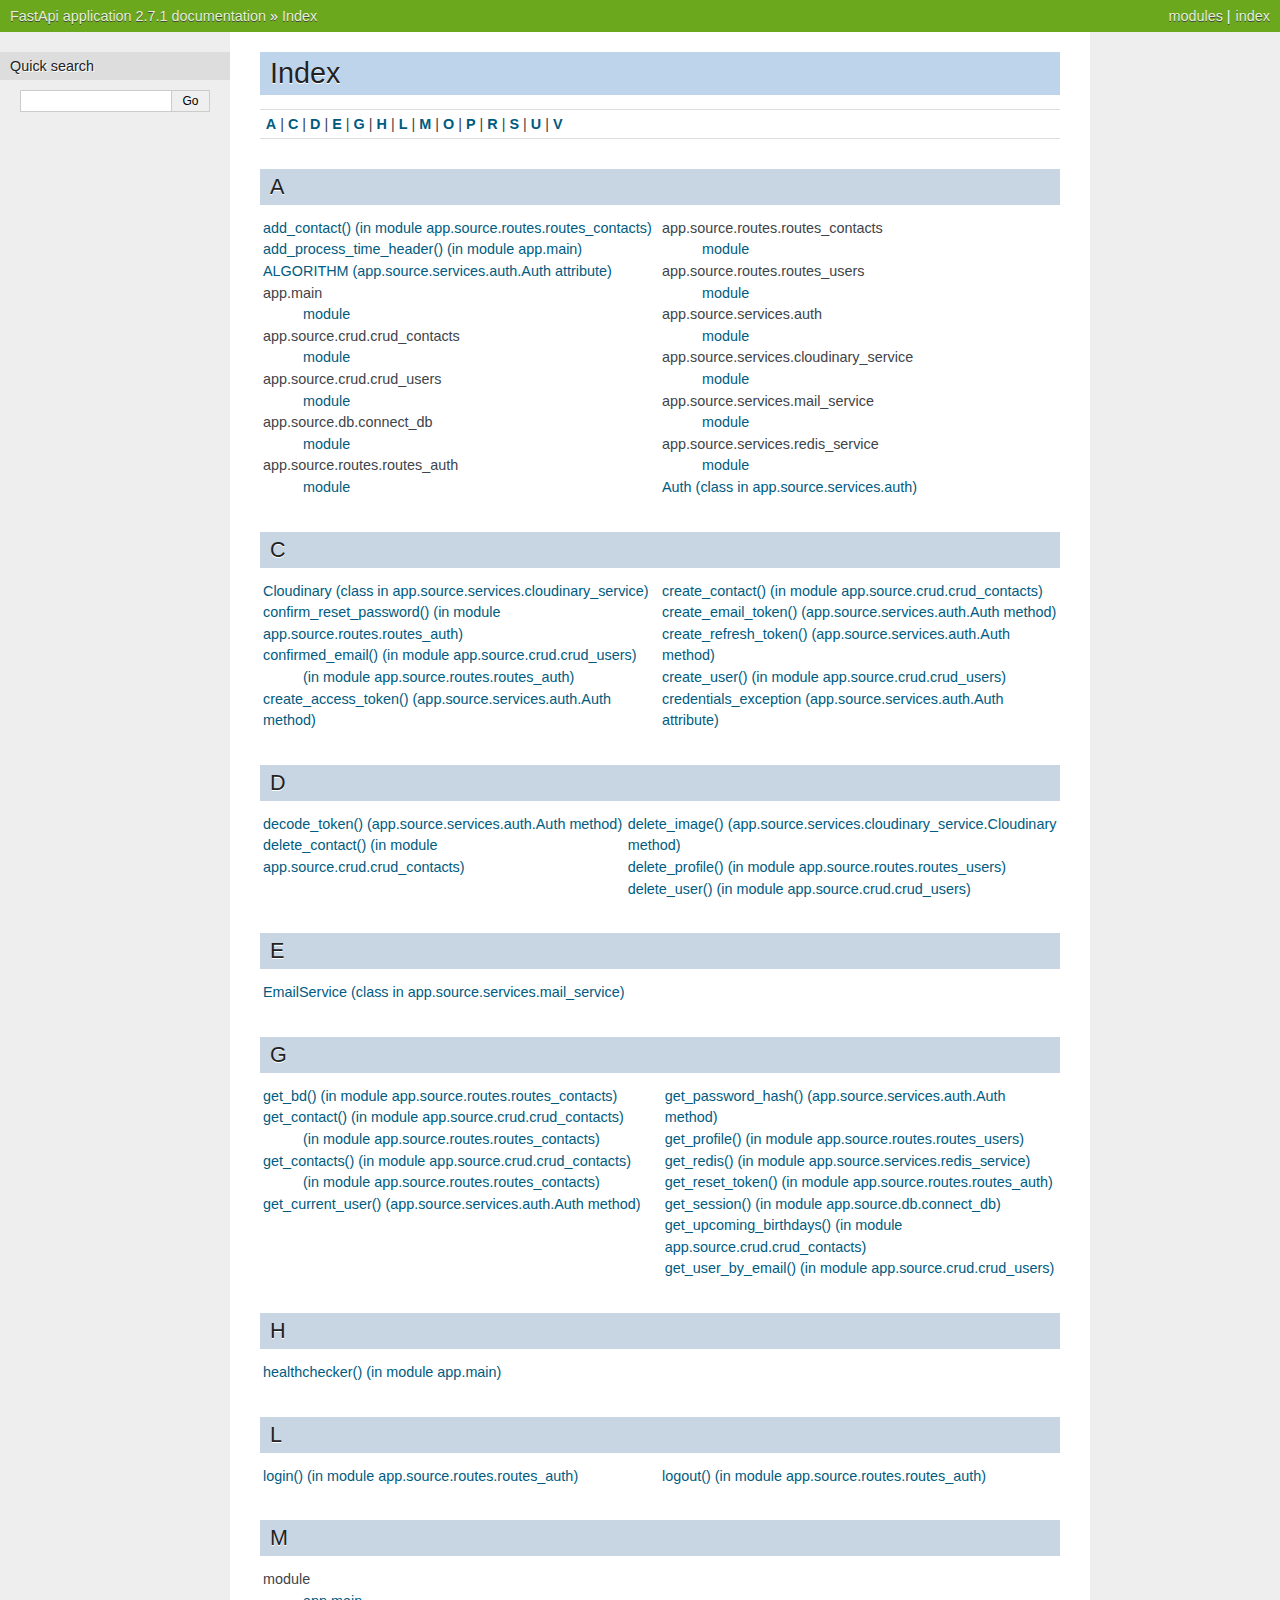
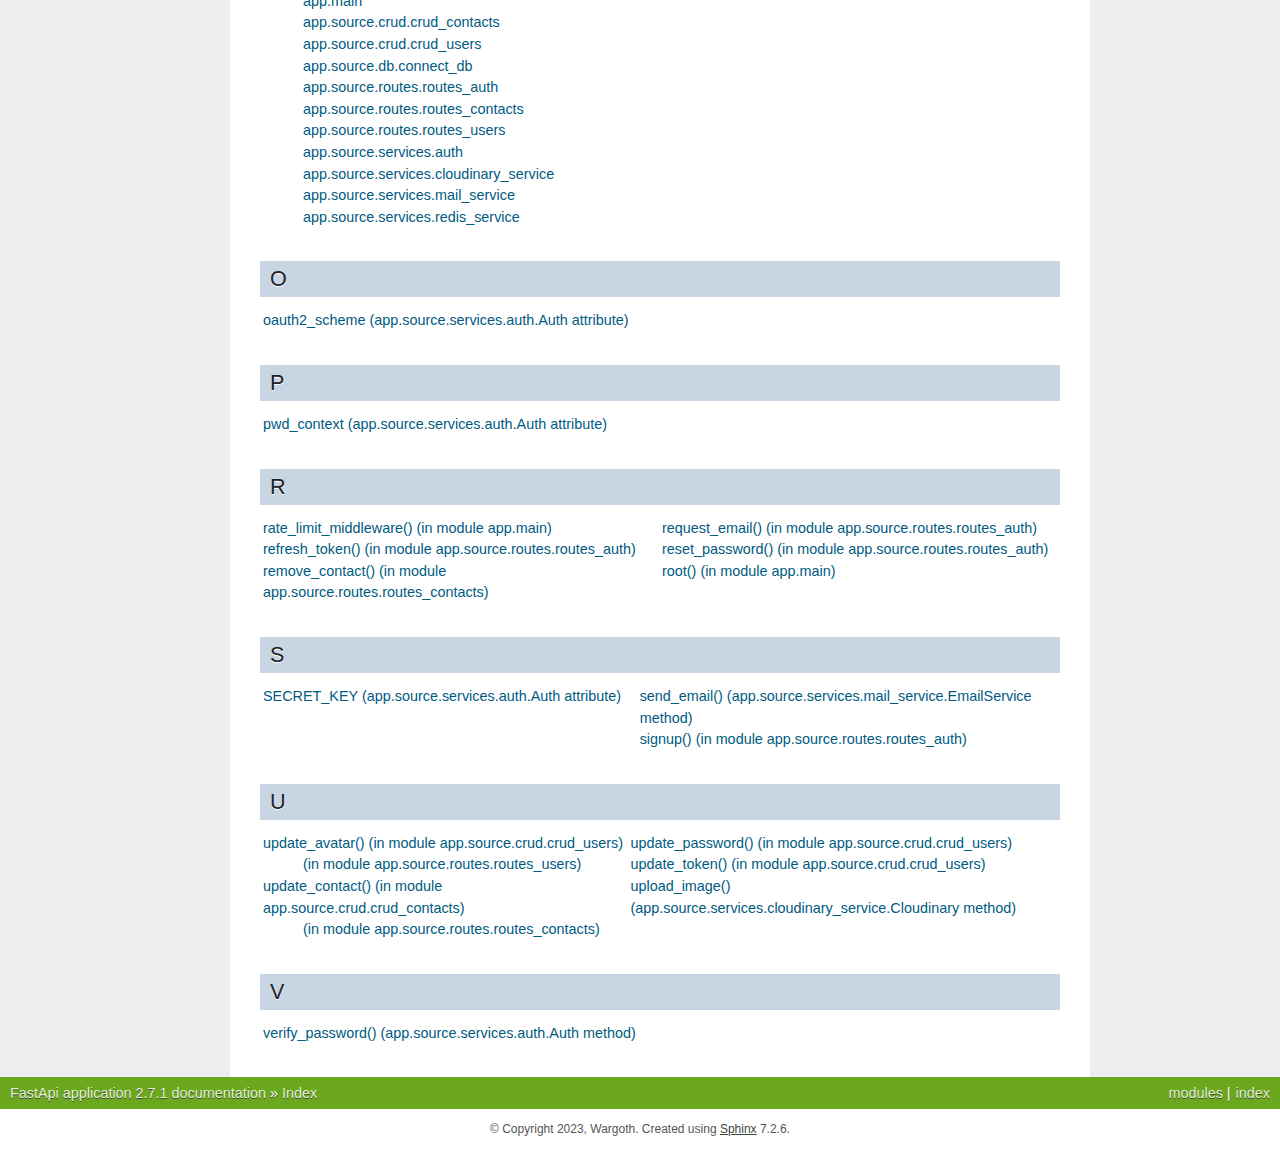
<file: fastapi_proj/docs/_build/html/genindex.html>
<!DOCTYPE html>

<html lang="en" data-content_root="./">
  <head>
    <meta charset="utf-8" />
    <meta name="viewport" content="width=device-width, initial-scale=1.0" />
    <title>Index &#8212; FastApi application 2.7.1 documentation</title>
    <link rel="stylesheet" type="text/css" href="_static/pygments.css?v=a746c00c" />
    <link rel="stylesheet" type="text/css" href="_static/nature.css?v=601dbdee" />
    <script src="_static/documentation_options.js?v=7b940564"></script>
    <script src="_static/doctools.js?v=888ff710"></script>
    <script src="_static/sphinx_highlight.js?v=dc90522c"></script>
    <link rel="index" title="Index" href="#" />
    <link rel="search" title="Search" href="search.html" /> 
  </head><body>
    <div class="related" role="navigation" aria-label="related navigation">
      <h3>Navigation</h3>
      <ul>
        <li class="right" style="margin-right: 10px">
          <a href="#" title="General Index"
             accesskey="I">index</a></li>
        <li class="right" >
          <a href="py-modindex.html" title="Python Module Index"
             >modules</a> |</li>
        <li class="nav-item nav-item-0"><a href="index.html">FastApi application 2.7.1 documentation</a> &#187;</li>
        <li class="nav-item nav-item-this"><a href="">Index</a></li> 
      </ul>
    </div>  

    <div class="document">
      <div class="documentwrapper">
        <div class="bodywrapper">
          <div class="body" role="main">
            

<h1 id="index">Index</h1>

<div class="genindex-jumpbox">
 <a href="#A"><strong>A</strong></a>
 | <a href="#C"><strong>C</strong></a>
 | <a href="#D"><strong>D</strong></a>
 | <a href="#E"><strong>E</strong></a>
 | <a href="#G"><strong>G</strong></a>
 | <a href="#H"><strong>H</strong></a>
 | <a href="#L"><strong>L</strong></a>
 | <a href="#M"><strong>M</strong></a>
 | <a href="#O"><strong>O</strong></a>
 | <a href="#P"><strong>P</strong></a>
 | <a href="#R"><strong>R</strong></a>
 | <a href="#S"><strong>S</strong></a>
 | <a href="#U"><strong>U</strong></a>
 | <a href="#V"><strong>V</strong></a>
 
</div>
<h2 id="A">A</h2>
<table style="width: 100%" class="indextable genindextable"><tr>
  <td style="width: 33%; vertical-align: top;"><ul>
      <li><a href="index.html#app.source.routes.routes_contacts.add_contact">add_contact() (in module app.source.routes.routes_contacts)</a>
</li>
      <li><a href="index.html#app.main.add_process_time_header">add_process_time_header() (in module app.main)</a>
</li>
      <li><a href="index.html#app.source.services.auth.Auth.ALGORITHM">ALGORITHM (app.source.services.auth.Auth attribute)</a>
</li>
      <li>
    app.main

      <ul>
        <li><a href="index.html#module-app.main">module</a>
</li>
      </ul></li>
      <li>
    app.source.crud.crud_contacts

      <ul>
        <li><a href="index.html#module-app.source.crud.crud_contacts">module</a>
</li>
      </ul></li>
      <li>
    app.source.crud.crud_users

      <ul>
        <li><a href="index.html#module-app.source.crud.crud_users">module</a>
</li>
      </ul></li>
      <li>
    app.source.db.connect_db

      <ul>
        <li><a href="index.html#module-app.source.db.connect_db">module</a>
</li>
      </ul></li>
      <li>
    app.source.routes.routes_auth

      <ul>
        <li><a href="index.html#module-app.source.routes.routes_auth">module</a>
</li>
      </ul></li>
  </ul></td>
  <td style="width: 33%; vertical-align: top;"><ul>
      <li>
    app.source.routes.routes_contacts

      <ul>
        <li><a href="index.html#module-app.source.routes.routes_contacts">module</a>
</li>
      </ul></li>
      <li>
    app.source.routes.routes_users

      <ul>
        <li><a href="index.html#module-app.source.routes.routes_users">module</a>
</li>
      </ul></li>
      <li>
    app.source.services.auth

      <ul>
        <li><a href="index.html#module-app.source.services.auth">module</a>
</li>
      </ul></li>
      <li>
    app.source.services.cloudinary_service

      <ul>
        <li><a href="index.html#module-app.source.services.cloudinary_service">module</a>
</li>
      </ul></li>
      <li>
    app.source.services.mail_service

      <ul>
        <li><a href="index.html#module-app.source.services.mail_service">module</a>
</li>
      </ul></li>
      <li>
    app.source.services.redis_service

      <ul>
        <li><a href="index.html#module-app.source.services.redis_service">module</a>
</li>
      </ul></li>
      <li><a href="index.html#app.source.services.auth.Auth">Auth (class in app.source.services.auth)</a>
</li>
  </ul></td>
</tr></table>

<h2 id="C">C</h2>
<table style="width: 100%" class="indextable genindextable"><tr>
  <td style="width: 33%; vertical-align: top;"><ul>
      <li><a href="index.html#app.source.services.cloudinary_service.Cloudinary">Cloudinary (class in app.source.services.cloudinary_service)</a>
</li>
      <li><a href="index.html#app.source.routes.routes_auth.confirm_reset_password">confirm_reset_password() (in module app.source.routes.routes_auth)</a>
</li>
      <li><a href="index.html#app.source.crud.crud_users.confirmed_email">confirmed_email() (in module app.source.crud.crud_users)</a>

      <ul>
        <li><a href="index.html#app.source.routes.routes_auth.confirmed_email">(in module app.source.routes.routes_auth)</a>
</li>
      </ul></li>
      <li><a href="index.html#app.source.services.auth.Auth.create_access_token">create_access_token() (app.source.services.auth.Auth method)</a>
</li>
  </ul></td>
  <td style="width: 33%; vertical-align: top;"><ul>
      <li><a href="index.html#app.source.crud.crud_contacts.create_contact">create_contact() (in module app.source.crud.crud_contacts)</a>
</li>
      <li><a href="index.html#app.source.services.auth.Auth.create_email_token">create_email_token() (app.source.services.auth.Auth method)</a>
</li>
      <li><a href="index.html#app.source.services.auth.Auth.create_refresh_token">create_refresh_token() (app.source.services.auth.Auth method)</a>
</li>
      <li><a href="index.html#app.source.crud.crud_users.create_user">create_user() (in module app.source.crud.crud_users)</a>
</li>
      <li><a href="index.html#app.source.services.auth.Auth.credentials_exception">credentials_exception (app.source.services.auth.Auth attribute)</a>
</li>
  </ul></td>
</tr></table>

<h2 id="D">D</h2>
<table style="width: 100%" class="indextable genindextable"><tr>
  <td style="width: 33%; vertical-align: top;"><ul>
      <li><a href="index.html#app.source.services.auth.Auth.decode_token">decode_token() (app.source.services.auth.Auth method)</a>
</li>
      <li><a href="index.html#app.source.crud.crud_contacts.delete_contact">delete_contact() (in module app.source.crud.crud_contacts)</a>
</li>
  </ul></td>
  <td style="width: 33%; vertical-align: top;"><ul>
      <li><a href="index.html#app.source.services.cloudinary_service.Cloudinary.delete_image">delete_image() (app.source.services.cloudinary_service.Cloudinary method)</a>
</li>
      <li><a href="index.html#app.source.routes.routes_users.delete_profile">delete_profile() (in module app.source.routes.routes_users)</a>
</li>
      <li><a href="index.html#app.source.crud.crud_users.delete_user">delete_user() (in module app.source.crud.crud_users)</a>
</li>
  </ul></td>
</tr></table>

<h2 id="E">E</h2>
<table style="width: 100%" class="indextable genindextable"><tr>
  <td style="width: 33%; vertical-align: top;"><ul>
      <li><a href="index.html#app.source.services.mail_service.EmailService">EmailService (class in app.source.services.mail_service)</a>
</li>
  </ul></td>
</tr></table>

<h2 id="G">G</h2>
<table style="width: 100%" class="indextable genindextable"><tr>
  <td style="width: 33%; vertical-align: top;"><ul>
      <li><a href="index.html#app.source.routes.routes_contacts.get_bd">get_bd() (in module app.source.routes.routes_contacts)</a>
</li>
      <li><a href="index.html#app.source.crud.crud_contacts.get_contact">get_contact() (in module app.source.crud.crud_contacts)</a>

      <ul>
        <li><a href="index.html#app.source.routes.routes_contacts.get_contact">(in module app.source.routes.routes_contacts)</a>
</li>
      </ul></li>
      <li><a href="index.html#app.source.crud.crud_contacts.get_contacts">get_contacts() (in module app.source.crud.crud_contacts)</a>

      <ul>
        <li><a href="index.html#app.source.routes.routes_contacts.get_contacts">(in module app.source.routes.routes_contacts)</a>
</li>
      </ul></li>
      <li><a href="index.html#app.source.services.auth.Auth.get_current_user">get_current_user() (app.source.services.auth.Auth method)</a>
</li>
  </ul></td>
  <td style="width: 33%; vertical-align: top;"><ul>
      <li><a href="index.html#app.source.services.auth.Auth.get_password_hash">get_password_hash() (app.source.services.auth.Auth method)</a>
</li>
      <li><a href="index.html#app.source.routes.routes_users.get_profile">get_profile() (in module app.source.routes.routes_users)</a>
</li>
      <li><a href="index.html#app.source.services.redis_service.get_redis">get_redis() (in module app.source.services.redis_service)</a>
</li>
      <li><a href="index.html#app.source.routes.routes_auth.get_reset_token">get_reset_token() (in module app.source.routes.routes_auth)</a>
</li>
      <li><a href="index.html#app.source.db.connect_db.get_session">get_session() (in module app.source.db.connect_db)</a>
</li>
      <li><a href="index.html#app.source.crud.crud_contacts.get_upcoming_birthdays">get_upcoming_birthdays() (in module app.source.crud.crud_contacts)</a>
</li>
      <li><a href="index.html#app.source.crud.crud_users.get_user_by_email">get_user_by_email() (in module app.source.crud.crud_users)</a>
</li>
  </ul></td>
</tr></table>

<h2 id="H">H</h2>
<table style="width: 100%" class="indextable genindextable"><tr>
  <td style="width: 33%; vertical-align: top;"><ul>
      <li><a href="index.html#app.main.healthchecker">healthchecker() (in module app.main)</a>
</li>
  </ul></td>
</tr></table>

<h2 id="L">L</h2>
<table style="width: 100%" class="indextable genindextable"><tr>
  <td style="width: 33%; vertical-align: top;"><ul>
      <li><a href="index.html#app.source.routes.routes_auth.login">login() (in module app.source.routes.routes_auth)</a>
</li>
  </ul></td>
  <td style="width: 33%; vertical-align: top;"><ul>
      <li><a href="index.html#app.source.routes.routes_auth.logout">logout() (in module app.source.routes.routes_auth)</a>
</li>
  </ul></td>
</tr></table>

<h2 id="M">M</h2>
<table style="width: 100%" class="indextable genindextable"><tr>
  <td style="width: 33%; vertical-align: top;"><ul>
      <li>
    module

      <ul>
        <li><a href="index.html#module-app.main">app.main</a>
</li>
        <li><a href="index.html#module-app.source.crud.crud_contacts">app.source.crud.crud_contacts</a>
</li>
        <li><a href="index.html#module-app.source.crud.crud_users">app.source.crud.crud_users</a>
</li>
        <li><a href="index.html#module-app.source.db.connect_db">app.source.db.connect_db</a>
</li>
        <li><a href="index.html#module-app.source.routes.routes_auth">app.source.routes.routes_auth</a>
</li>
        <li><a href="index.html#module-app.source.routes.routes_contacts">app.source.routes.routes_contacts</a>
</li>
        <li><a href="index.html#module-app.source.routes.routes_users">app.source.routes.routes_users</a>
</li>
        <li><a href="index.html#module-app.source.services.auth">app.source.services.auth</a>
</li>
        <li><a href="index.html#module-app.source.services.cloudinary_service">app.source.services.cloudinary_service</a>
</li>
        <li><a href="index.html#module-app.source.services.mail_service">app.source.services.mail_service</a>
</li>
        <li><a href="index.html#module-app.source.services.redis_service">app.source.services.redis_service</a>
</li>
      </ul></li>
  </ul></td>
</tr></table>

<h2 id="O">O</h2>
<table style="width: 100%" class="indextable genindextable"><tr>
  <td style="width: 33%; vertical-align: top;"><ul>
      <li><a href="index.html#app.source.services.auth.Auth.oauth2_scheme">oauth2_scheme (app.source.services.auth.Auth attribute)</a>
</li>
  </ul></td>
</tr></table>

<h2 id="P">P</h2>
<table style="width: 100%" class="indextable genindextable"><tr>
  <td style="width: 33%; vertical-align: top;"><ul>
      <li><a href="index.html#app.source.services.auth.Auth.pwd_context">pwd_context (app.source.services.auth.Auth attribute)</a>
</li>
  </ul></td>
</tr></table>

<h2 id="R">R</h2>
<table style="width: 100%" class="indextable genindextable"><tr>
  <td style="width: 33%; vertical-align: top;"><ul>
      <li><a href="index.html#app.main.rate_limit_middleware">rate_limit_middleware() (in module app.main)</a>
</li>
      <li><a href="index.html#app.source.routes.routes_auth.refresh_token">refresh_token() (in module app.source.routes.routes_auth)</a>
</li>
      <li><a href="index.html#app.source.routes.routes_contacts.remove_contact">remove_contact() (in module app.source.routes.routes_contacts)</a>
</li>
  </ul></td>
  <td style="width: 33%; vertical-align: top;"><ul>
      <li><a href="index.html#app.source.routes.routes_auth.request_email">request_email() (in module app.source.routes.routes_auth)</a>
</li>
      <li><a href="index.html#app.source.routes.routes_auth.reset_password">reset_password() (in module app.source.routes.routes_auth)</a>
</li>
      <li><a href="index.html#app.main.root">root() (in module app.main)</a>
</li>
  </ul></td>
</tr></table>

<h2 id="S">S</h2>
<table style="width: 100%" class="indextable genindextable"><tr>
  <td style="width: 33%; vertical-align: top;"><ul>
      <li><a href="index.html#app.source.services.auth.Auth.SECRET_KEY">SECRET_KEY (app.source.services.auth.Auth attribute)</a>
</li>
  </ul></td>
  <td style="width: 33%; vertical-align: top;"><ul>
      <li><a href="index.html#app.source.services.mail_service.EmailService.send_email">send_email() (app.source.services.mail_service.EmailService method)</a>
</li>
      <li><a href="index.html#app.source.routes.routes_auth.signup">signup() (in module app.source.routes.routes_auth)</a>
</li>
  </ul></td>
</tr></table>

<h2 id="U">U</h2>
<table style="width: 100%" class="indextable genindextable"><tr>
  <td style="width: 33%; vertical-align: top;"><ul>
      <li><a href="index.html#app.source.crud.crud_users.update_avatar">update_avatar() (in module app.source.crud.crud_users)</a>

      <ul>
        <li><a href="index.html#app.source.routes.routes_users.update_avatar">(in module app.source.routes.routes_users)</a>
</li>
      </ul></li>
      <li><a href="index.html#app.source.crud.crud_contacts.update_contact">update_contact() (in module app.source.crud.crud_contacts)</a>

      <ul>
        <li><a href="index.html#app.source.routes.routes_contacts.update_contact">(in module app.source.routes.routes_contacts)</a>
</li>
      </ul></li>
  </ul></td>
  <td style="width: 33%; vertical-align: top;"><ul>
      <li><a href="index.html#app.source.crud.crud_users.update_password">update_password() (in module app.source.crud.crud_users)</a>
</li>
      <li><a href="index.html#app.source.crud.crud_users.update_token">update_token() (in module app.source.crud.crud_users)</a>
</li>
      <li><a href="index.html#app.source.services.cloudinary_service.Cloudinary.upload_image">upload_image() (app.source.services.cloudinary_service.Cloudinary method)</a>
</li>
  </ul></td>
</tr></table>

<h2 id="V">V</h2>
<table style="width: 100%" class="indextable genindextable"><tr>
  <td style="width: 33%; vertical-align: top;"><ul>
      <li><a href="index.html#app.source.services.auth.Auth.verify_password">verify_password() (app.source.services.auth.Auth method)</a>
</li>
  </ul></td>
</tr></table>



            <div class="clearer"></div>
          </div>
        </div>
      </div>
      <div class="sphinxsidebar" role="navigation" aria-label="main navigation">
        <div class="sphinxsidebarwrapper">
<div id="searchbox" style="display: none" role="search">
  <h3 id="searchlabel">Quick search</h3>
    <div class="searchformwrapper">
    <form class="search" action="search.html" method="get">
      <input type="text" name="q" aria-labelledby="searchlabel" autocomplete="off" autocorrect="off" autocapitalize="off" spellcheck="false"/>
      <input type="submit" value="Go" />
    </form>
    </div>
</div>
<script>document.getElementById('searchbox').style.display = "block"</script>
        </div>
      </div>
      <div class="clearer"></div>
    </div>
    <div class="related" role="navigation" aria-label="related navigation">
      <h3>Navigation</h3>
      <ul>
        <li class="right" style="margin-right: 10px">
          <a href="#" title="General Index"
             >index</a></li>
        <li class="right" >
          <a href="py-modindex.html" title="Python Module Index"
             >modules</a> |</li>
        <li class="nav-item nav-item-0"><a href="index.html">FastApi application 2.7.1 documentation</a> &#187;</li>
        <li class="nav-item nav-item-this"><a href="">Index</a></li> 
      </ul>
    </div>
    <div class="footer" role="contentinfo">
    &#169; Copyright 2023, Wargoth.
      Created using <a href="https://www.sphinx-doc.org/">Sphinx</a> 7.2.6.
    </div>
  </body>
</html>
</file>
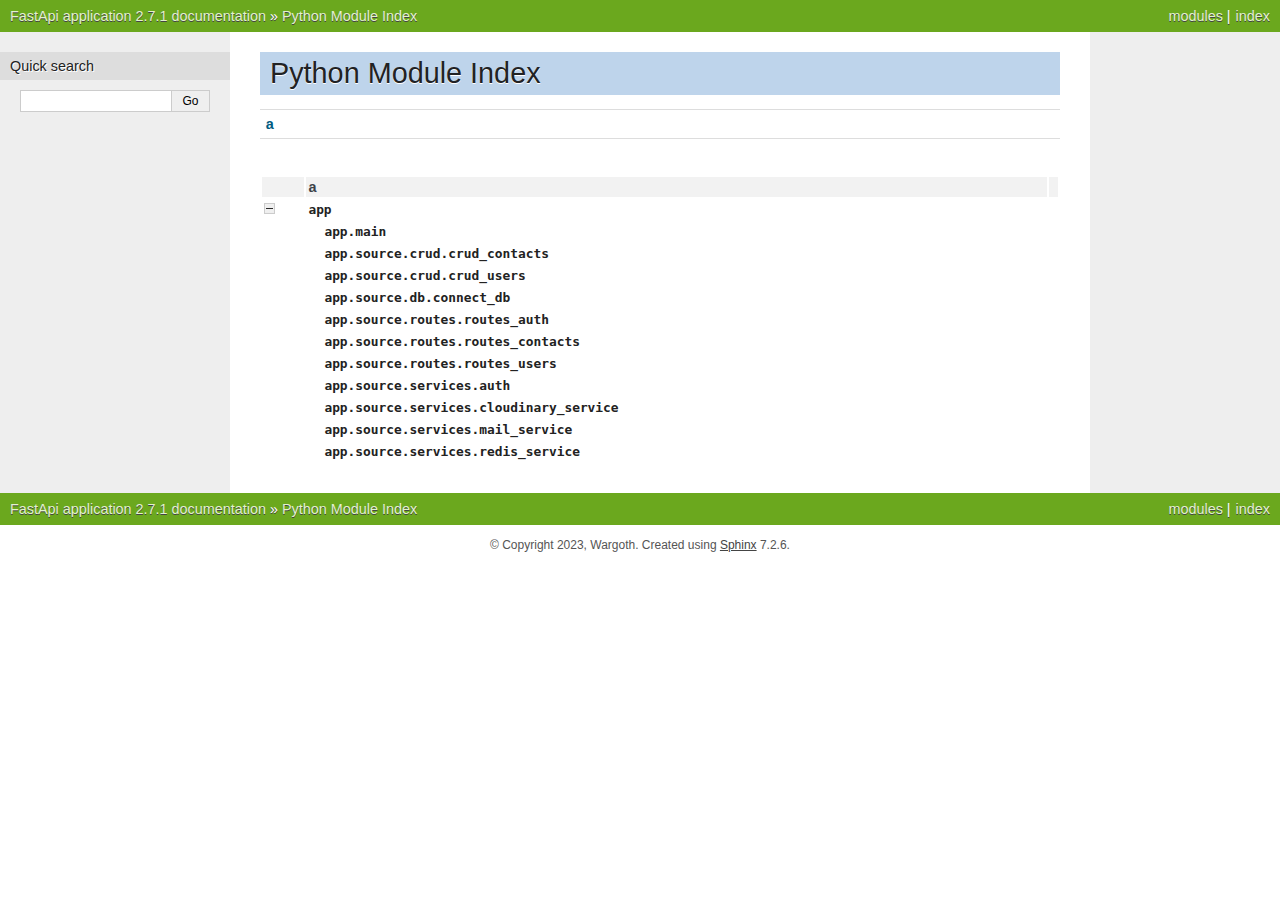
<file: fastapi_proj/docs/_build/html/py-modindex.html>
<!DOCTYPE html>

<html lang="en" data-content_root="./">
  <head>
    <meta charset="utf-8" />
    <meta name="viewport" content="width=device-width, initial-scale=1.0" />
    <title>Python Module Index &#8212; FastApi application 2.7.1 documentation</title>
    <link rel="stylesheet" type="text/css" href="_static/pygments.css?v=a746c00c" />
    <link rel="stylesheet" type="text/css" href="_static/nature.css?v=601dbdee" />
    <script src="_static/documentation_options.js?v=7b940564"></script>
    <script src="_static/doctools.js?v=888ff710"></script>
    <script src="_static/sphinx_highlight.js?v=dc90522c"></script>
    <link rel="index" title="Index" href="genindex.html" />
    <link rel="search" title="Search" href="search.html" />
 


  </head><body>
    <div class="related" role="navigation" aria-label="related navigation">
      <h3>Navigation</h3>
      <ul>
        <li class="right" style="margin-right: 10px">
          <a href="genindex.html" title="General Index"
             accesskey="I">index</a></li>
        <li class="right" >
          <a href="#" title="Python Module Index"
             >modules</a> |</li>
        <li class="nav-item nav-item-0"><a href="index.html">FastApi application 2.7.1 documentation</a> &#187;</li>
        <li class="nav-item nav-item-this"><a href="">Python Module Index</a></li> 
      </ul>
    </div>  

    <div class="document">
      <div class="documentwrapper">
        <div class="bodywrapper">
          <div class="body" role="main">
            

   <h1>Python Module Index</h1>

   <div class="modindex-jumpbox">
   <a href="#cap-a"><strong>a</strong></a>
   </div>

   <table class="indextable modindextable">
     <tr class="pcap"><td></td><td>&#160;</td><td></td></tr>
     <tr class="cap" id="cap-a"><td></td><td>
       <strong>a</strong></td><td></td></tr>
     <tr>
       <td><img src="_static/minus.png" class="toggler"
              id="toggle-1" style="display: none" alt="-" /></td>
       <td>
       <code class="xref">app</code></td><td>
       <em></em></td></tr>
     <tr class="cg-1">
       <td></td>
       <td>&#160;&#160;&#160;
       <a href="index.html#module-app.main"><code class="xref">app.main</code></a></td><td>
       <em></em></td></tr>
     <tr class="cg-1">
       <td></td>
       <td>&#160;&#160;&#160;
       <a href="index.html#module-app.source.crud.crud_contacts"><code class="xref">app.source.crud.crud_contacts</code></a></td><td>
       <em></em></td></tr>
     <tr class="cg-1">
       <td></td>
       <td>&#160;&#160;&#160;
       <a href="index.html#module-app.source.crud.crud_users"><code class="xref">app.source.crud.crud_users</code></a></td><td>
       <em></em></td></tr>
     <tr class="cg-1">
       <td></td>
       <td>&#160;&#160;&#160;
       <a href="index.html#module-app.source.db.connect_db"><code class="xref">app.source.db.connect_db</code></a></td><td>
       <em></em></td></tr>
     <tr class="cg-1">
       <td></td>
       <td>&#160;&#160;&#160;
       <a href="index.html#module-app.source.routes.routes_auth"><code class="xref">app.source.routes.routes_auth</code></a></td><td>
       <em></em></td></tr>
     <tr class="cg-1">
       <td></td>
       <td>&#160;&#160;&#160;
       <a href="index.html#module-app.source.routes.routes_contacts"><code class="xref">app.source.routes.routes_contacts</code></a></td><td>
       <em></em></td></tr>
     <tr class="cg-1">
       <td></td>
       <td>&#160;&#160;&#160;
       <a href="index.html#module-app.source.routes.routes_users"><code class="xref">app.source.routes.routes_users</code></a></td><td>
       <em></em></td></tr>
     <tr class="cg-1">
       <td></td>
       <td>&#160;&#160;&#160;
       <a href="index.html#module-app.source.services.auth"><code class="xref">app.source.services.auth</code></a></td><td>
       <em></em></td></tr>
     <tr class="cg-1">
       <td></td>
       <td>&#160;&#160;&#160;
       <a href="index.html#module-app.source.services.cloudinary_service"><code class="xref">app.source.services.cloudinary_service</code></a></td><td>
       <em></em></td></tr>
     <tr class="cg-1">
       <td></td>
       <td>&#160;&#160;&#160;
       <a href="index.html#module-app.source.services.mail_service"><code class="xref">app.source.services.mail_service</code></a></td><td>
       <em></em></td></tr>
     <tr class="cg-1">
       <td></td>
       <td>&#160;&#160;&#160;
       <a href="index.html#module-app.source.services.redis_service"><code class="xref">app.source.services.redis_service</code></a></td><td>
       <em></em></td></tr>
   </table>


            <div class="clearer"></div>
          </div>
        </div>
      </div>
      <div class="sphinxsidebar" role="navigation" aria-label="main navigation">
        <div class="sphinxsidebarwrapper">
<div id="searchbox" style="display: none" role="search">
  <h3 id="searchlabel">Quick search</h3>
    <div class="searchformwrapper">
    <form class="search" action="search.html" method="get">
      <input type="text" name="q" aria-labelledby="searchlabel" autocomplete="off" autocorrect="off" autocapitalize="off" spellcheck="false"/>
      <input type="submit" value="Go" />
    </form>
    </div>
</div>
<script>document.getElementById('searchbox').style.display = "block"</script>
        </div>
      </div>
      <div class="clearer"></div>
    </div>
    <div class="related" role="navigation" aria-label="related navigation">
      <h3>Navigation</h3>
      <ul>
        <li class="right" style="margin-right: 10px">
          <a href="genindex.html" title="General Index"
             >index</a></li>
        <li class="right" >
          <a href="#" title="Python Module Index"
             >modules</a> |</li>
        <li class="nav-item nav-item-0"><a href="index.html">FastApi application 2.7.1 documentation</a> &#187;</li>
        <li class="nav-item nav-item-this"><a href="">Python Module Index</a></li> 
      </ul>
    </div>
    <div class="footer" role="contentinfo">
    &#169; Copyright 2023, Wargoth.
      Created using <a href="https://www.sphinx-doc.org/">Sphinx</a> 7.2.6.
    </div>
  </body>
</html>
</file>
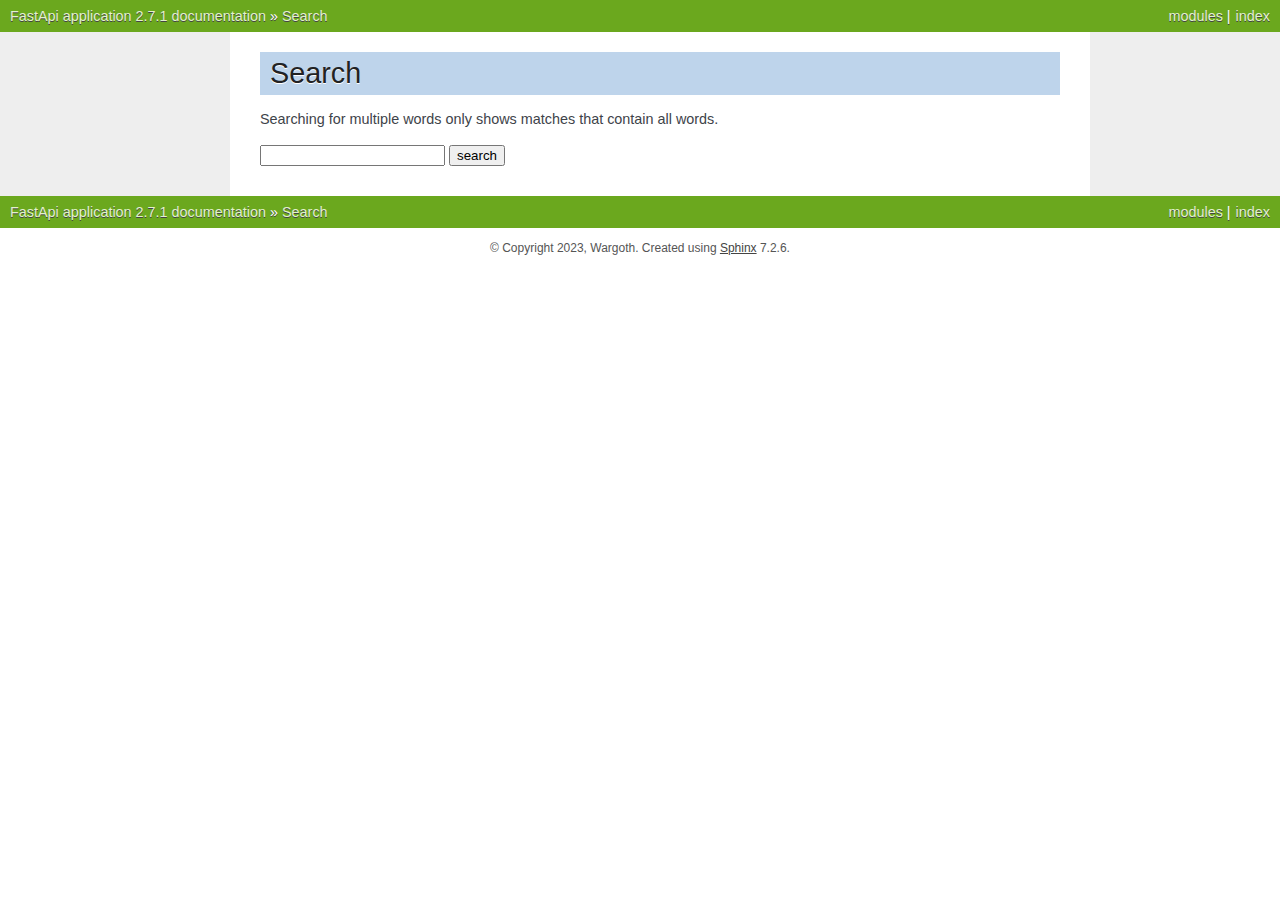
<file: fastapi_proj/docs/_build/html/search.html>
<!DOCTYPE html>

<html lang="en" data-content_root="./">
  <head>
    <meta charset="utf-8" />
    <meta name="viewport" content="width=device-width, initial-scale=1.0" />
    <title>Search &#8212; FastApi application 2.7.1 documentation</title>
    <link rel="stylesheet" type="text/css" href="_static/pygments.css?v=a746c00c" />
    <link rel="stylesheet" type="text/css" href="_static/nature.css?v=601dbdee" />
    
    <script src="_static/documentation_options.js?v=7b940564"></script>
    <script src="_static/doctools.js?v=888ff710"></script>
    <script src="_static/sphinx_highlight.js?v=dc90522c"></script>
    <script src="_static/searchtools.js"></script>
    <script src="_static/language_data.js"></script>
    <link rel="index" title="Index" href="genindex.html" />
    <link rel="search" title="Search" href="#" />
  <script src="searchindex.js" defer></script>
   

  </head><body>
    <div class="related" role="navigation" aria-label="related navigation">
      <h3>Navigation</h3>
      <ul>
        <li class="right" style="margin-right: 10px">
          <a href="genindex.html" title="General Index"
             accesskey="I">index</a></li>
        <li class="right" >
          <a href="py-modindex.html" title="Python Module Index"
             >modules</a> |</li>
        <li class="nav-item nav-item-0"><a href="index.html">FastApi application 2.7.1 documentation</a> &#187;</li>
        <li class="nav-item nav-item-this"><a href="">Search</a></li> 
      </ul>
    </div>  

    <div class="document">
      <div class="documentwrapper">
        <div class="bodywrapper">
          <div class="body" role="main">
            
  <h1 id="search-documentation">Search</h1>
  
  <noscript>
  <div class="admonition warning">
  <p>
    Please activate JavaScript to enable the search
    functionality.
  </p>
  </div>
  </noscript>
  
  
  <p>
    Searching for multiple words only shows matches that contain
    all words.
  </p>
  
  
  <form action="" method="get">
    <input type="text" name="q" aria-labelledby="search-documentation" value="" autocomplete="off" autocorrect="off" autocapitalize="off" spellcheck="false"/>
    <input type="submit" value="search" />
    <span id="search-progress" style="padding-left: 10px"></span>
  </form>
  
  
  
  <div id="search-results">
  
  </div>
  

            <div class="clearer"></div>
          </div>
        </div>
      </div>
      <div class="sphinxsidebar" role="navigation" aria-label="main navigation">
        <div class="sphinxsidebarwrapper">
        </div>
      </div>
      <div class="clearer"></div>
    </div>
    <div class="related" role="navigation" aria-label="related navigation">
      <h3>Navigation</h3>
      <ul>
        <li class="right" style="margin-right: 10px">
          <a href="genindex.html" title="General Index"
             >index</a></li>
        <li class="right" >
          <a href="py-modindex.html" title="Python Module Index"
             >modules</a> |</li>
        <li class="nav-item nav-item-0"><a href="index.html">FastApi application 2.7.1 documentation</a> &#187;</li>
        <li class="nav-item nav-item-this"><a href="">Search</a></li> 
      </ul>
    </div>
    <div class="footer" role="contentinfo">
    &#169; Copyright 2023, Wargoth.
      Created using <a href="https://www.sphinx-doc.org/">Sphinx</a> 7.2.6.
    </div>
  </body>
</html>
</file>
<file: fastapi_proj/docs/_build/html/_static/pygments.css>
pre { line-height: 125%; }
td.linenos .normal { color: inherit; background-color: transparent; padding-left: 5px; padding-right: 5px; }
span.linenos { color: inherit; background-color: transparent; padding-left: 5px; padding-right: 5px; }
td.linenos .special { color: #000000; background-color: #ffffc0; padding-left: 5px; padding-right: 5px; }
span.linenos.special { color: #000000; background-color: #ffffc0; padding-left: 5px; padding-right: 5px; }
.highlight .hll { background-color: #ffffcc }
.highlight { background: #f8f8f8; }
.highlight .c { color: #8f5902; font-style: italic } /* Comment */
.highlight .err { color: #a40000; border: 1px solid #ef2929 } /* Error */
.highlight .g { color: #000000 } /* Generic */
.highlight .k { color: #204a87; font-weight: bold } /* Keyword */
.highlight .l { color: #000000 } /* Literal */
.highlight .n { color: #000000 } /* Name */
.highlight .o { color: #ce5c00; font-weight: bold } /* Operator */
.highlight .x { color: #000000 } /* Other */
.highlight .p { color: #000000; font-weight: bold } /* Punctuation */
.highlight .ch { color: #8f5902; font-style: italic } /* Comment.Hashbang */
.highlight .cm { color: #8f5902; font-style: italic } /* Comment.Multiline */
.highlight .cp { color: #8f5902; font-style: italic } /* Comment.Preproc */
.highlight .cpf { color: #8f5902; font-style: italic } /* Comment.PreprocFile */
.highlight .c1 { color: #8f5902; font-style: italic } /* Comment.Single */
.highlight .cs { color: #8f5902; font-style: italic } /* Comment.Special */
.highlight .gd { color: #a40000 } /* Generic.Deleted */
.highlight .ge { color: #000000; font-style: italic } /* Generic.Emph */
.highlight .ges { color: #000000; font-weight: bold; font-style: italic } /* Generic.EmphStrong */
.highlight .gr { color: #ef2929 } /* Generic.Error */
.highlight .gh { color: #000080; font-weight: bold } /* Generic.Heading */
.highlight .gi { color: #00A000 } /* Generic.Inserted */
.highlight .go { color: #000000; font-style: italic } /* Generic.Output */
.highlight .gp { color: #8f5902 } /* Generic.Prompt */
.highlight .gs { color: #000000; font-weight: bold } /* Generic.Strong */
.highlight .gu { color: #800080; font-weight: bold } /* Generic.Subheading */
.highlight .gt { color: #a40000; font-weight: bold } /* Generic.Traceback */
.highlight .kc { color: #204a87; font-weight: bold } /* Keyword.Constant */
.highlight .kd { color: #204a87; font-weight: bold } /* Keyword.Declaration */
.highlight .kn { color: #204a87; font-weight: bold } /* Keyword.Namespace */
.highlight .kp { color: #204a87; font-weight: bold } /* Keyword.Pseudo */
.highlight .kr { color: #204a87; font-weight: bold } /* Keyword.Reserved */
.highlight .kt { color: #204a87; font-weight: bold } /* Keyword.Type */
.highlight .ld { color: #000000 } /* Literal.Date */
.highlight .m { color: #0000cf; font-weight: bold } /* Literal.Number */
.highlight .s { color: #4e9a06 } /* Literal.String */
.highlight .na { color: #c4a000 } /* Name.Attribute */
.highlight .nb { color: #204a87 } /* Name.Builtin */
.highlight .nc { color: #000000 } /* Name.Class */
.highlight .no { color: #000000 } /* Name.Constant */
.highlight .nd { color: #5c35cc; font-weight: bold } /* Name.Decorator */
.highlight .ni { color: #ce5c00 } /* Name.Entity */
.highlight .ne { color: #cc0000; font-weight: bold } /* Name.Exception */
.highlight .nf { color: #000000 } /* Name.Function */
.highlight .nl { color: #f57900 } /* Name.Label */
.highlight .nn { color: #000000 } /* Name.Namespace */
.highlight .nx { color: #000000 } /* Name.Other */
.highlight .py { color: #000000 } /* Name.Property */
.highlight .nt { color: #204a87; font-weight: bold } /* Name.Tag */
.highlight .nv { color: #000000 } /* Name.Variable */
.highlight .ow { color: #204a87; font-weight: bold } /* Operator.Word */
.highlight .pm { color: #000000; font-weight: bold } /* Punctuation.Marker */
.highlight .w { color: #f8f8f8 } /* Text.Whitespace */
.highlight .mb { color: #0000cf; font-weight: bold } /* Literal.Number.Bin */
.highlight .mf { color: #0000cf; font-weight: bold } /* Literal.Number.Float */
.highlight .mh { color: #0000cf; font-weight: bold } /* Literal.Number.Hex */
.highlight .mi { color: #0000cf; font-weight: bold } /* Literal.Number.Integer */
.highlight .mo { color: #0000cf; font-weight: bold } /* Literal.Number.Oct */
.highlight .sa { color: #4e9a06 } /* Literal.String.Affix */
.highlight .sb { color: #4e9a06 } /* Literal.String.Backtick */
.highlight .sc { color: #4e9a06 } /* Literal.String.Char */
.highlight .dl { color: #4e9a06 } /* Literal.String.Delimiter */
.highlight .sd { color: #8f5902; font-style: italic } /* Literal.String.Doc */
.highlight .s2 { color: #4e9a06 } /* Literal.String.Double */
.highlight .se { color: #4e9a06 } /* Literal.String.Escape */
.highlight .sh { color: #4e9a06 } /* Literal.String.Heredoc */
.highlight .si { color: #4e9a06 } /* Literal.String.Interpol */
.highlight .sx { color: #4e9a06 } /* Literal.String.Other */
.highlight .sr { color: #4e9a06 } /* Literal.String.Regex */
.highlight .s1 { color: #4e9a06 } /* Literal.String.Single */
.highlight .ss { color: #4e9a06 } /* Literal.String.Symbol */
.highlight .bp { color: #3465a4 } /* Name.Builtin.Pseudo */
.highlight .fm { color: #000000 } /* Name.Function.Magic */
.highlight .vc { color: #000000 } /* Name.Variable.Class */
.highlight .vg { color: #000000 } /* Name.Variable.Global */
.highlight .vi { color: #000000 } /* Name.Variable.Instance */
.highlight .vm { color: #000000 } /* Name.Variable.Magic */
.highlight .il { color: #0000cf; font-weight: bold } /* Literal.Number.Integer.Long */
</file>
<file: fastapi_proj/docs/_build/html/_static/nature.css>
/*
 * nature.css_t
 * ~~~~~~~~~~~~
 *
 * Sphinx stylesheet -- nature theme.
 *
 * :copyright: Copyright 2007-2023 by the Sphinx team, see AUTHORS.
 * :license: BSD, see LICENSE for details.
 *
 */

@import url("basic.css");

/* -- page layout ----------------------------------------------------------- */

body {
    font-family: Arial, sans-serif;
    font-size: 100%;
    background-color: #fff;
    color: #555;
    margin: 0;
    padding: 0;
}

div.documentwrapper {
    float: left;
    width: 100%;
}

div.bodywrapper {
    margin: 0 0 0 230px;
}

hr {
    border: 1px solid #B1B4B6;
}

div.document {
    background-color: #eee;
}

div.body {
    background-color: #ffffff;
    color: #3E4349;
    padding: 0 30px 30px 30px;
    font-size: 0.9em;
}

div.footer {
    color: #555;
    width: 100%;
    padding: 13px 0;
    text-align: center;
    font-size: 75%;
}

div.footer a {
    color: #444;
    text-decoration: underline;
}

div.related {
    background-color: #6BA81E;
    line-height: 32px;
    color: #fff;
    text-shadow: 0px 1px 0 #444;
    font-size: 0.9em;
}

div.related a {
    color: #E2F3CC;
}

div.sphinxsidebar {
    font-size: 0.75em;
    line-height: 1.5em;
}

div.sphinxsidebarwrapper{
    padding: 20px 0;
}

div.sphinxsidebar h3,
div.sphinxsidebar h4 {
    font-family: Arial, sans-serif;
    color: #222;
    font-size: 1.2em;
    font-weight: normal;
    margin: 0;
    padding: 5px 10px;
    background-color: #ddd;
    text-shadow: 1px 1px 0 white
}

div.sphinxsidebar h4{
    font-size: 1.1em;
}

div.sphinxsidebar h3 a {
    color: #444;
}


div.sphinxsidebar p {
    color: #888;
    padding: 5px 20px;
}

div.sphinxsidebar p.topless {
}

div.sphinxsidebar ul {
    margin: 10px 20px;
    padding: 0;
    color: #000;
}

div.sphinxsidebar a {
    color: #444;
}

div.sphinxsidebar input {
    border: 1px solid #ccc;
    font-family: sans-serif;
    font-size: 1em;
}

div.sphinxsidebar .searchformwrapper {
    margin-left: 20px;
    margin-right: 20px;
}

/* -- body styles ----------------------------------------------------------- */

a {
    color: #005B81;
    text-decoration: none;
}

a:hover {
    color: #E32E00;
    text-decoration: underline;
}

a:visited {
    color: #551A8B;
}

div.body h1,
div.body h2,
div.body h3,
div.body h4,
div.body h5,
div.body h6 {
    font-family: Arial, sans-serif;
    background-color: #BED4EB;
    font-weight: normal;
    color: #212224;
    margin: 30px 0px 10px 0px;
    padding: 5px 0 5px 10px;
    text-shadow: 0px 1px 0 white
}

div.body h1 { border-top: 20px solid white; margin-top: 0; font-size: 200%; }
div.body h2 { font-size: 150%; background-color: #C8D5E3; }
div.body h3 { font-size: 120%; background-color: #D8DEE3; }
div.body h4 { font-size: 110%; background-color: #D8DEE3; }
div.body h5 { font-size: 100%; background-color: #D8DEE3; }
div.body h6 { font-size: 100%; background-color: #D8DEE3; }

a.headerlink {
    color: #c60f0f;
    font-size: 0.8em;
    padding: 0 4px 0 4px;
    text-decoration: none;
}

a.headerlink:hover {
    background-color: #c60f0f;
    color: white;
}

div.body p, div.body dd, div.body li {
    line-height: 1.5em;
}

div.admonition p.admonition-title + p {
    display: inline;
}

div.note {
    background-color: #eee;
    border: 1px solid #ccc;
}

div.seealso {
    background-color: #ffc;
    border: 1px solid #ff6;
}

nav.contents,
aside.topic,
div.topic {
    background-color: #eee;
}

div.warning {
    background-color: #ffe4e4;
    border: 1px solid #f66;
}

p.admonition-title {
    display: inline;
}

p.admonition-title:after {
    content: ":";
}

pre {
    padding: 10px;
    line-height: 1.2em;
    border: 1px solid #C6C9CB;
    font-size: 1.1em;
    margin: 1.5em 0 1.5em 0;
    -webkit-box-shadow: 1px 1px 1px #d8d8d8;
    -moz-box-shadow: 1px 1px 1px #d8d8d8;
}

code {
    background-color: #ecf0f3;
    color: #222;
    /* padding: 1px 2px; */
    font-size: 1.1em;
    font-family: monospace;
}

.viewcode-back {
    font-family: Arial, sans-serif;
}

div.viewcode-block:target {
    background-color: #f4debf;
    border-top: 1px solid #ac9;
    border-bottom: 1px solid #ac9;
}

div.code-block-caption {
    background-color: #ddd;
    color: #222;
    border: 1px solid #C6C9CB;
}
</file>
